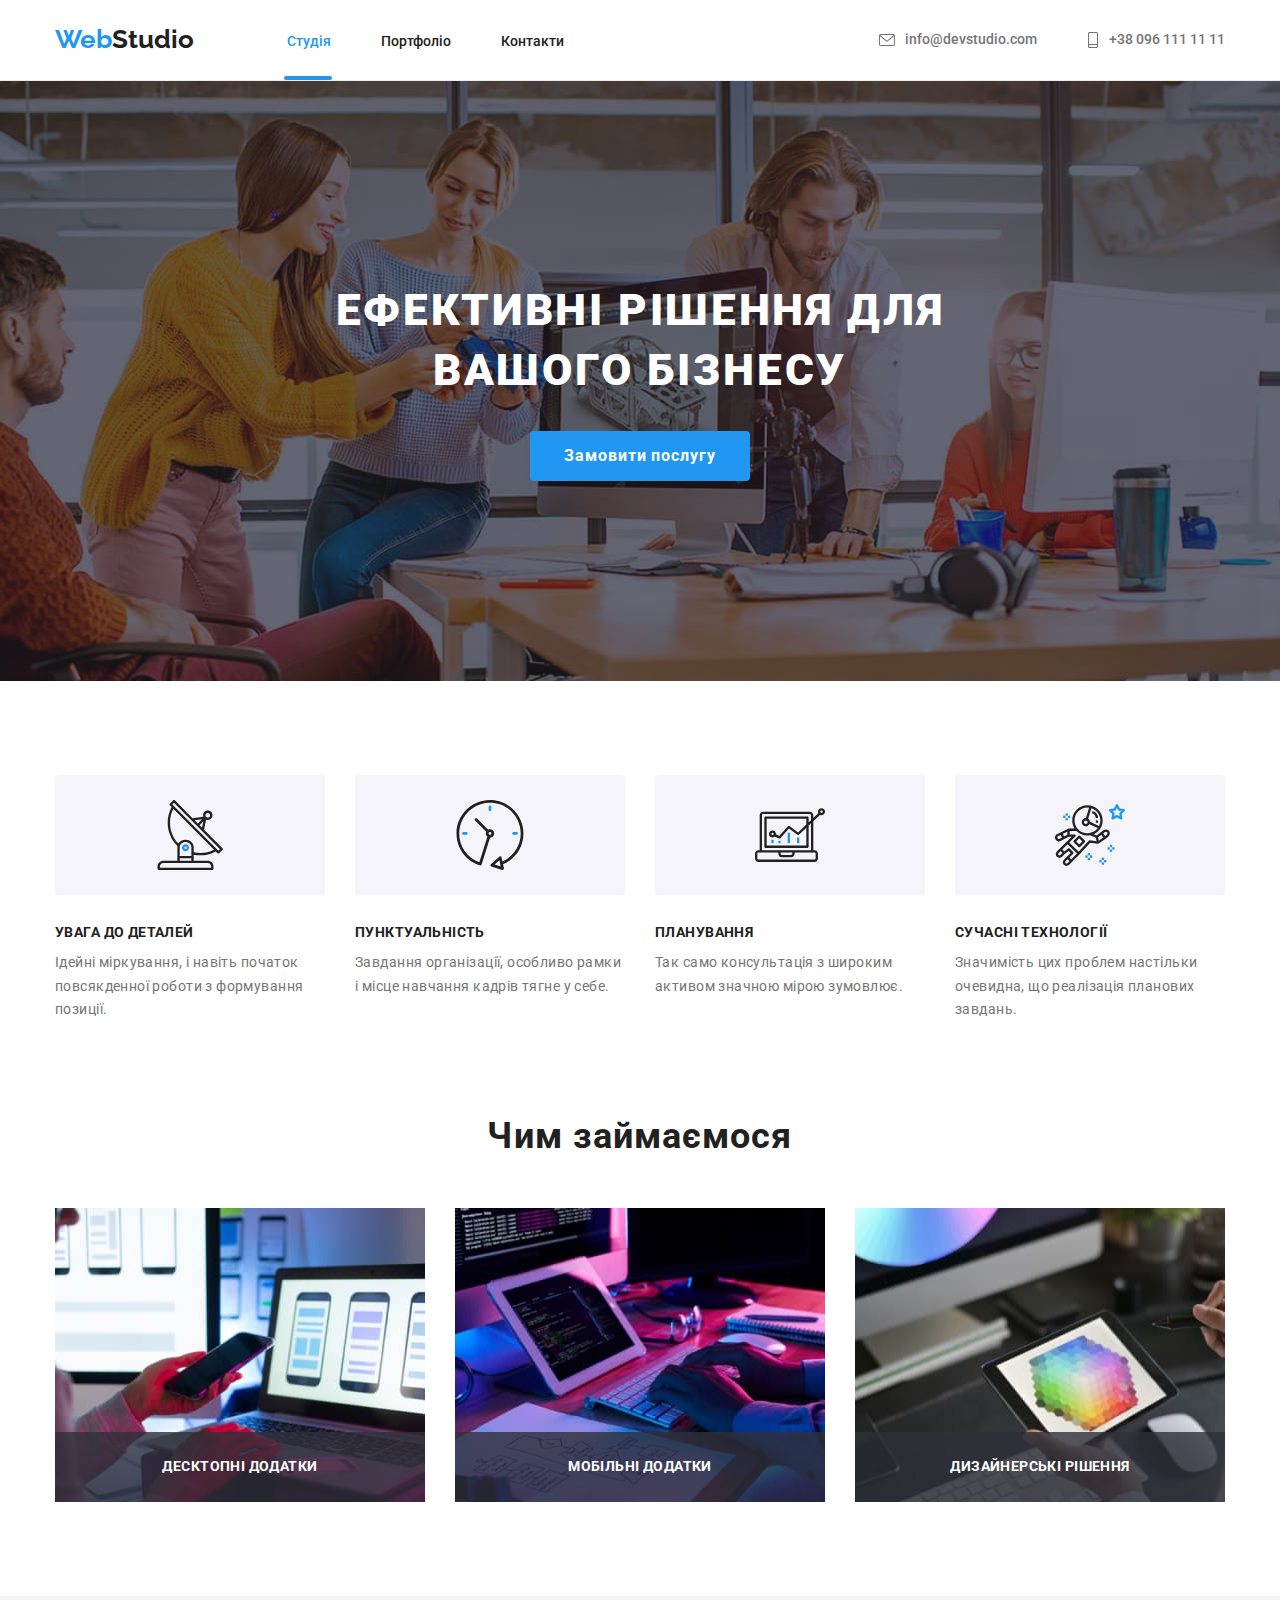
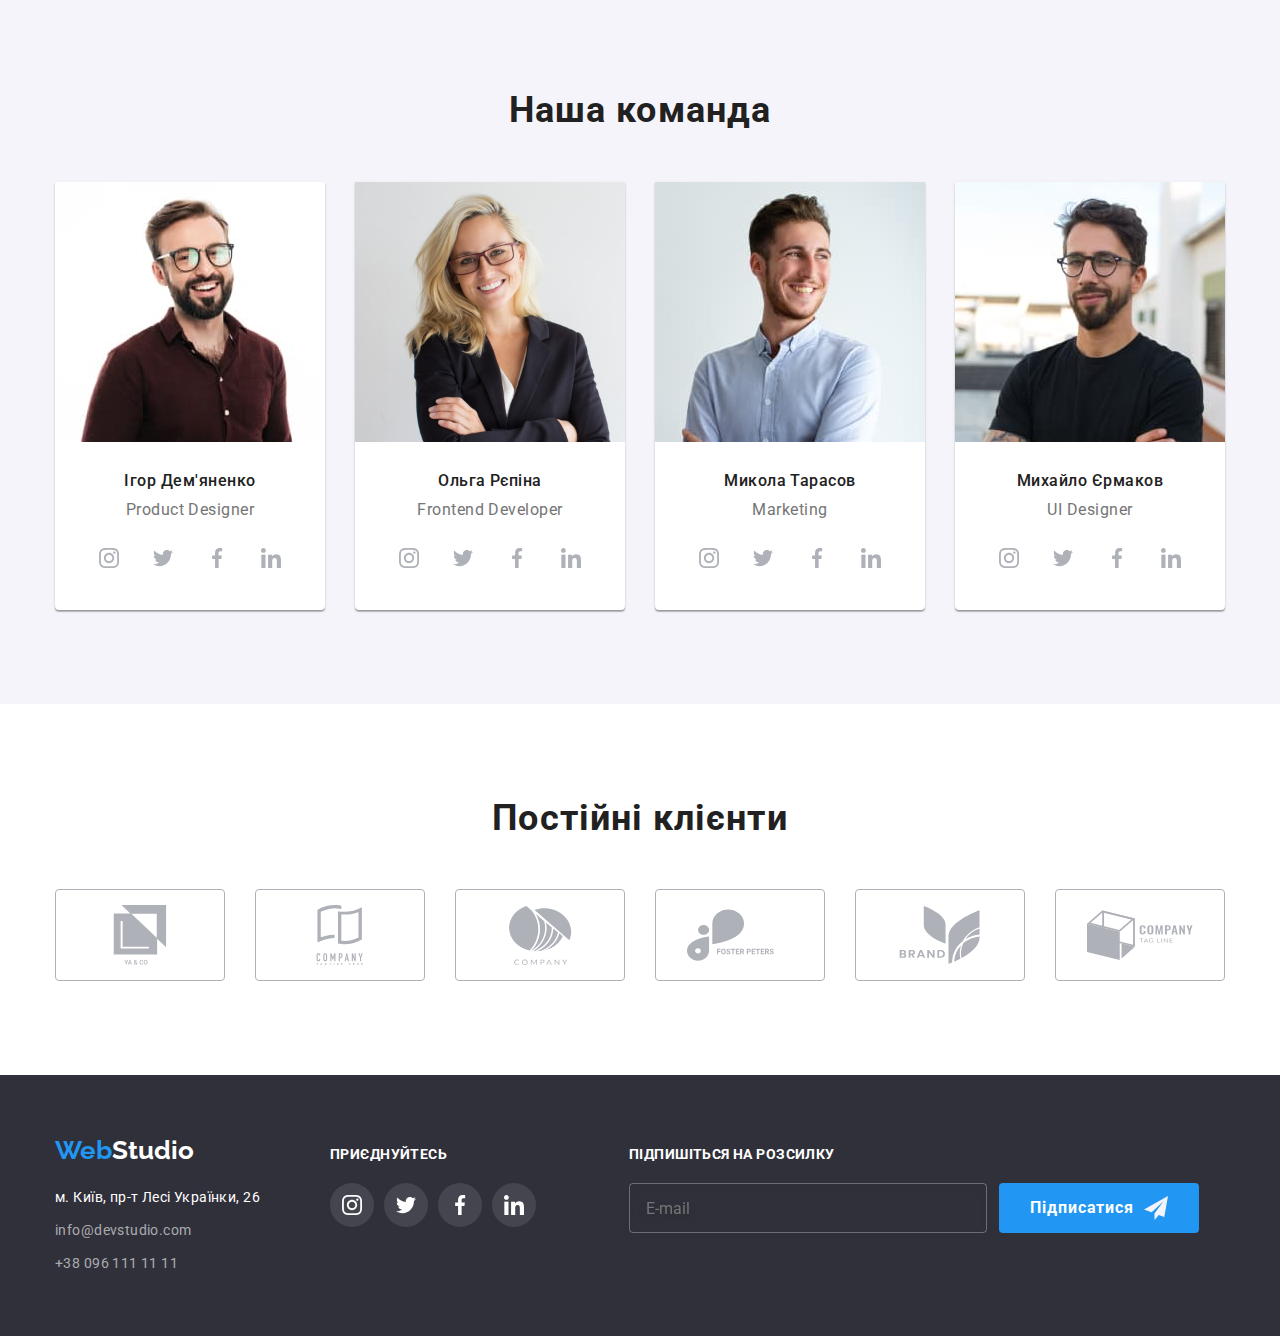
<file: index.html>
<!DOCTYPE html>
<html lang="uk">
  <head>
    <meta charset="UTF-8" />
    <meta http-equiv="X-UA-Compatible" content="IE=edge" />
    <meta name="viewport" content="width=device-width, initial-scale=1.0" />
    <link rel="preconnect" href="https://fonts.googleapis.com" />
    <link rel="preconnect" href="https://fonts.gstatic.com" crossorigin />
    <link
      href="https://fonts.googleapis.com/css2?family=Raleway:wght@700&family=Roboto:wght@400;500;700;900&display=swap"
      rel="stylesheet"
    />
    <link
      rel="stylesheet"
      href="https://cdnjs.cloudflare.com/ajax/libs/modern-normalize/1.1.0/modern-normalize.css"
      integrity="sha512-Y0MM+V6ymRKN2zStTqzQ227DWhhp4Mzdo6gnlRnuaNCbc+YN/ZH0sBCLTM4M0oSy9c9VKiCvd4Jk44aCLrNS5Q=="
      crossorigin="anonymous"
      referrerpolicy="no-referrer"
    />
    <link rel="stylesheet" href="./css/main.min.css" />
    <title>Студія</title>
  </head>

  <body>
    <!-- Шапка сторінки -->
    <header class="topbar">
      <div class="container topbar-flex">
        <nav class="topbar-navigation">
          <!-- Логотип -->
          <a href="./index.html" class="logo link-options"
            ><span class="logo__web">Web</span
            ><span class="logo__studio-dark">Studio</span></a
          >
          <!-- Навігація по сторінці -->
          <ul class="topbar-navigation__list">
            <li class="topbar-navigation__group">
              <a
                href="./index.html"
                class="link-options topbar-navigation__link hover-transition active-main"
                >Студія</a
              >
            </li>
            <li class="topbar-navigation__group">
              <a
                href="./portfolio.html"
                class="link-options topbar-navigation__link hover-transition"
                >Портфоліо</a
              >
            </li>
            <li class="topbar-navigation__group">
              <a
                href="#"
                class="link-options topbar-navigation__link hover-transition"
                >Контакти</a
              >
            </li>
          </ul>
        </nav>
        <ul class="topbar-contacts__list">
          <li class="topbar-contacts__group">
            <a
              href="mailto:info@devstudio.com"
              class="link-options topbar-contacts__link hover-transition"
            >
              <svg class="topbar-contacts__icon" width="16" height="12">
                <use href="./images/icomoon/symbol-defs.svg#icon-mail"></use>
              </svg>
              info@devstudio.com</a
            >
          </li>
          <li class="topbar-contacts__group">
            <a
              href="tel:+380961111111"
              class="link-options topbar-contacts__link hover-transition"
            >
              <svg class="topbar-contacts__icon" width="12" height="16">
                <use href="./images/icomoon/symbol-defs.svg#icon-tel"></use>
              </svg>
              +38 096 111 11 11</a
            >
          </li>
        </ul>
      </div>
    </header>
    <!-- Основний контент сторінки -->
    <main>
      <!-- Головний банер -->
      <section class="hero">
        <div class="container hero-container">
          <h1 class="hero-title">Ефективні рішення для вашого бізнесу</h1>
          <div class="hero-button">
            <button
              type="button"
              class="main-button hover-transition"
              data-modal-open
            >
              Замовити послугу
            </button>
            <!-- Приховане вікно з формою -->
            <div class="backdrop is-hidden" data-modal>
              <div class="modal-window">
                <button type="button" class="close-button" data-modal-close>
                  <svg class="modal-icon" width="18" height="18">
                    <use
                      href="./images/icomoon/symbol-defs.svg#icon-close-btn"
                    ></use>
                  </svg>
                </button>
                <p class="modal-title">
                  Залиште свої дані, ми вам передзвонимо
                </p>
                <form name="signup_form" autocomplete="on">
                  <div class="modal-group">
                    <div class="modal-list">
                      <label class="modal-label" for="user-name">Ім'я</label>
                      <div class="input-container">
                        <input
                          class="modal-input"
                          type="text"
                          name="user-name"
                          id="user-name"
                          required
                        />
                        <svg class="modal-input-icon" width="18" height="18">
                          <use
                            href="./images/icomoon/symbol-defs.svg#icon-person-black"
                          ></use>
                        </svg>
                      </div>
                    </div>
                    <div class="modal-list">
                      <label class="modal-label" for="phone-number"
                        >Телефон
                      </label>
                      <div class="input-container">
                        <input
                          class="modal-input"
                          type="tel"
                          name="phone-number"
                          id="phone-number"
                          required
                        />
                        <svg class="modal-input-icon" width="18" height="18">
                          <use
                            href="./images/icomoon/symbol-defs.svg#icon-phone-black"
                          ></use>
                        </svg>
                      </div>
                    </div>
                    <div class="modal-list">
                      <label class="modal-label" for="user-email">Пошта</label>
                      <div class="input-container">
                        <input
                          class="modal-input"
                          type="email"
                          name="user-email"
                          id="user-email"
                          required
                        />
                        <svg class="modal-input-icon" width="18" height="18">
                          <use
                            href="./images/icomoon/symbol-defs.svg#icon-email-black"
                          ></use>
                        </svg>
                      </div>
                    </div>
                    <div class="modal-list">
                      <label class="modal-label" for="user-comment"
                        >Коментар</label
                      >
                      <textarea
                        class="modal-comment"
                        name="user-comment"
                        placeholder="Введіть текст"
                        rows="8"
                      ></textarea>
                    </div>
                  </div>
                  <div class="modal-licence">
                    <label class="licence-checkbox">
                      <input
                        type="checkbox"
                        name="licence"
                        class="checkbox hover-transition"
                      />
                      <span class="custom-checkbox hover-transition">
                        <svg class="checkbox-input-icon" width="16" height="15">
                          <use
                            href="./images/icomoon/symbol-defs.svg#icon-icon-check"
                          ></use>
                        </svg>
                      </span>
                      <p class="licence-text">
                        Погоджуюся з розсилкою та приймаю
                        <a href="#" class="link-options licence"
                          >Умови договору</a
                        >
                      </p>
                    </label>
                  </div>
                  <div class="modal-container-btn">
                    <button
                      type="submit"
                      class="modal-submit-btn main-button hover-transition"
                    >
                      Відправити
                    </button>
                  </div>
                </form>
              </div>
            </div>
          </div>
        </div>
      </section>

      <!-- Текст під банером -->
      <section class="our-features">
        <div class="container">
          <h2 class="hidden">наші особливості</h2>
          <ul class="our-features-list">
            <li class="our-features-group">
              <div class="our-icons-group">
                <svg class="our-features-icon" width="70" height="70">
                  <use
                    href="./images/icomoon/symbol-defs.svg#icon-antenna"
                  ></use>
                </svg>
              </div>
              <h3 class="our-features-title">увага до деталей</h3>
              <p class="our-features-text">
                Ідейні міркування, і навіть початок повсякденної роботи з
                формування позиції.
              </p>
            </li>
            <li class="our-features-group">
              <div class="our-icons-group">
                <svg class="our-features-icon" width="70" height="70">
                  <use href="./images/icomoon/symbol-defs.svg#icon-clock"></use>
                </svg>
              </div>
              <h3 class="our-features-title">пунктуальність</h3>
              <p class="our-features-text">
                Завдання організації, особливо рамки і місце навчання кадрів
                тягне у себе.
              </p>
            </li>
            <li class="our-features-group">
              <div class="our-icons-group">
                <svg class="our-features-icon" width="70" height="70">
                  <use
                    href="./images/icomoon/symbol-defs.svg#icon-diagram"
                  ></use>
                </svg>
              </div>
              <h3 class="our-features-title">планування</h3>
              <p class="our-features-text">
                Так само консультація з широким активом значною мірою зумовлює.
              </p>
            </li>
            <li class="our-features-group">
              <div class="our-icons-group">
                <svg class="our-features-icon" width="70" height="70">
                  <use
                    href="./images/icomoon/symbol-defs.svg#icon-astronaut"
                  ></use>
                </svg>
              </div>
              <h3 class="our-features-title">сучасні технології</h3>
              <p class="our-features-text">
                Значимість цих проблем настільки очевидна, що реалізація
                планових завдань.
              </p>
            </li>
          </ul>
        </div>
      </section>

      <!--  Чим займаємося -->
      <section class="img-section section">
        <div class="container img-container">
          <h2 class="img-section-title">Чим займаємося</h2>
          <ul class="img-section__group">
            <li class="img-section__list">
              <div class="img-section__position">
                <img
                  src="images/img-1.jpeg"
                  alt="програміст працює за робочим столом"
                  width="370"
                  height="294"
                  class="img-section__picture"
                />
                <p class="img-section__label">Десктопні додатки</p>
              </div>
            </li>
            <li class="img-section__list">
              <div class="img-section__position">
                <img
                  src="images/img-2.jpeg"
                  alt="програміст створює дизайн для мобільних додатків"
                  width="370"
                  height="294"
                  class="img-section__picture"
                />
                <p class="img-section__label">Мобільні додатки</p>
              </div>
            </li>
            <li class="img-section__list">
              <div class="img-section__position">
                <img
                  src="images/img-3.jpeg"
                  alt="креативний веб дизайнер"
                  width="370"
                  height="294"
                  class="img-section__picture"
                />
                <p class="img-section__label">Дизайнерські рішення</p>
              </div>
            </li>
          </ul>
        </div>
      </section>

      <!-- Наша команда -->
      <section class="our-team section">
        <div class="container our-team-container">
          <h2 class="our-team-title">Наша команда</h2>
          <ul class="our-team-group">
            <li class="our-team-group__list">
              <img
                src="images/pic-0.jpeg"
                alt="Ігор Дем'яненко"
                width="270"
                height="260"
                class="our-team-group__img"
              />
              <div class="our-team__img-text">
                <h3 class="our-team__subtitle">Ігор Дем'яненко</h3>
                <p class="our-team__text">Product Designer</p>
                <ul class="soc-group">
                  <li class="soc-list">
                    <a
                      href="#"
                      class="social-link link-options hover-transition"
                    >
                      <svg class="social-link-icon" width="20" height="20">
                        <use
                          href="./images/icomoon/symbol-defs.svg#icon-instagram"
                        ></use>
                      </svg>
                    </a>
                  </li>
                  <li class="soc-list">
                    <a
                      href="#"
                      class="social-link link-options hover-transition"
                    >
                      <svg class="social-link-icon" width="20" height="20">
                        <use
                          href="./images/icomoon/symbol-defs.svg#icon-twitter"
                        ></use>
                      </svg>
                    </a>
                  </li>
                  <li class="soc-list">
                    <a
                      href="#"
                      class="social-link link-options hover-transition"
                    >
                      <svg class="social-link-icon" width="20" height="20">
                        <use
                          href="./images/icomoon/symbol-defs.svg#icon-facebook"
                        ></use>
                      </svg>
                    </a>
                  </li>
                  <li class="soc-list">
                    <a
                      href="#"
                      class="social-link link-options hover-transition"
                    >
                      <svg class="social-link-icon" width="20" height="20">
                        <use
                          href="./images/icomoon/symbol-defs.svg#icon-linkedin"
                        ></use>
                      </svg>
                    </a>
                  </li>
                </ul>
              </div>
            </li>
            <li class="our-team-group__list">
              <img
                src="images/pic-1.jpeg"
                alt="Ольга Рєпіна"
                width="270"
                height="260"
                class="our-team-group__img"
              />
              <div class="our-team__img-text">
                <h3 class="our-team__subtitle">Ольга Рєпіна</h3>
                <p class="our-team__text">Frontend Developer</p>
                <ul class="soc-group">
                  <li class="soc-list">
                    <a
                      href="#"
                      class="social-link link-options hover-transition"
                    >
                      <svg class="social-link-icon" width="20" height="20">
                        <use
                          href="./images/icomoon/symbol-defs.svg#icon-instagram"
                        ></use>
                      </svg>
                    </a>
                  </li>
                  <li class="soc-list">
                    <a
                      href="#"
                      class="social-link link-options hover-transition"
                    >
                      <svg class="social-link-icon" width="20" height="20">
                        <use
                          href="./images/icomoon/symbol-defs.svg#icon-twitter"
                        ></use>
                      </svg>
                    </a>
                  </li>
                  <li class="soc-list">
                    <a
                      href="#"
                      class="social-link link-options hover-transition"
                    >
                      <svg class="social-link-icon" width="20" height="20">
                        <use
                          href="./images/icomoon/symbol-defs.svg#icon-facebook"
                        ></use>
                      </svg>
                    </a>
                  </li>
                  <li class="soc-list">
                    <a
                      href="#"
                      class="social-link link-options hover-transition"
                    >
                      <svg class="social-link-icon" width="20" height="20">
                        <use
                          href="./images/icomoon/symbol-defs.svg#icon-linkedin"
                        ></use>
                      </svg>
                    </a>
                  </li>
                </ul>
              </div>
            </li>
            <li class="our-team-group__list">
              <img
                src="images/pic-2.jpeg"
                alt="Микола Тарасов"
                width="270"
                height="260"
                class="our-team-group__img"
              />
              <div class="our-team__img-text">
                <h3 class="our-team__subtitle">Микола Тарасов</h3>
                <p class="our-team__text">Marketing</p>
                <ul class="soc-group">
                  <li class="soc-list">
                    <a
                      href="#"
                      class="social-link link-options hover-transition"
                    >
                      <svg class="social-link-icon" width="20" height="20">
                        <use
                          href="./images/icomoon/symbol-defs.svg#icon-instagram"
                        ></use>
                      </svg>
                    </a>
                  </li>
                  <li class="soc-list">
                    <a
                      href="#"
                      class="social-link link-options hover-transition"
                    >
                      <svg class="social-link-icon" width="20" height="20">
                        <use
                          href="./images/icomoon/symbol-defs.svg#icon-twitter"
                        ></use>
                      </svg>
                    </a>
                  </li>
                  <li class="soc-list">
                    <a
                      href="#"
                      class="social-link link-options hover-transition"
                    >
                      <svg class="social-link-icon" width="20" height="20">
                        <use
                          href="./images/icomoon/symbol-defs.svg#icon-facebook"
                        ></use>
                      </svg>
                    </a>
                  </li>
                  <li class="soc-list">
                    <a
                      href="#"
                      class="social-link link-options hover-transition"
                    >
                      <svg class="social-link-icon" width="20" height="20">
                        <use
                          href="./images/icomoon/symbol-defs.svg#icon-linkedin"
                        ></use>
                      </svg>
                    </a>
                  </li>
                </ul>
              </div>
            </li>
            <li class="our-team-group__list">
              <img
                src="images/pic-3.jpeg"
                alt="Михайло Єрмаков"
                width="270"
                height="260"
                class="our-team-group__img"
              />
              <div class="our-team__img-text">
                <h3 class="our-team__subtitle">Михайло Єрмаков</h3>
                <p class="our-team__text">UI Designer</p>
                <ul class="soc-group">
                  <li class="soc-list">
                    <a
                      href="#"
                      class="social-link link-options hover-transition"
                    >
                      <svg class="social-link-icon" width="20" height="20">
                        <use
                          href="./images/icomoon/symbol-defs.svg#icon-instagram"
                        ></use>
                      </svg>
                    </a>
                  </li>
                  <li class="soc-list">
                    <a
                      href="#"
                      class="social-link link-options hover-transition"
                    >
                      <svg class="social-link-icon" width="20" height="20">
                        <use
                          href="./images/icomoon/symbol-defs.svg#icon-twitter"
                        ></use>
                      </svg>
                    </a>
                  </li>
                  <li class="soc-list">
                    <a
                      href="#"
                      class="social-link link-options hover-transition"
                    >
                      <svg class="social-link-icon" width="20" height="20">
                        <use
                          href="./images/icomoon/symbol-defs.svg#icon-facebook"
                        ></use>
                      </svg>
                    </a>
                  </li>
                  <li class="soc-list">
                    <a
                      href="#"
                      class="social-link link-options hover-transition"
                    >
                      <svg class="social-link-icon" width="20" height="20">
                        <use
                          href="./images/icomoon/symbol-defs.svg#icon-linkedin"
                        ></use>
                      </svg>
                    </a>
                  </li>
                </ul>
              </div>
            </li>
          </ul>
        </div>
      </section>
    </main>

    <!-- Постійні клієнти -->
    <section class="partners section">
      <div class="container">
        <h2 class="partners-title">Постійні клієнти</h2>
        <ul class="partners__list">
          <li class="partners__item">
            <a
              href="#"
              class="link-options partners__link hover-transition"
            >
              <svg class="partners__icon" width="106" height="60">
                <use
                  href="./images/icomoon/symbol-defs.svg#icon-client-logo-1"
                ></use>
              </svg>
            </a>
          </li>
          <li class="partners__item">
            <a
              href="#"
              class="link-options partners__link hover-transition"
            >
              <svg class="partners__icon" width="106" height="60">
                <use
                  href="./images/icomoon/symbol-defs.svg#icon-client-logo-2"
                ></use>
              </svg>
            </a>
          </li>
          <li class="partners__item">
            <a
              href="#"
              class="link-options partners__link hover-transition"
            >
              <svg class="partners__icon" width="106" height="60">
                <use
                  href="./images/icomoon/symbol-defs.svg#icon-client-logo-3"
                ></use>
              </svg>
            </a>
          </li>
          <li class="partners__item">
            <a
              href="#"
              class="link-options partners__link hover-transition"
            >
              <svg class="partners__icon" width="106" height="60">
                <use
                  href="./images/icomoon/symbol-defs.svg#icon-client-logo-4"
                ></use>
              </svg>
            </a>
          </li>
          <li class="partners__item">
            <a
              href="#"
              class="link-options partners__link hover-transition"
            >
              <svg class="partners__icon" width="106" height="60">
                <use
                  href="./images/icomoon/symbol-defs.svg#icon-client-logo-5"
                ></use>
              </svg>
            </a>
          </li>
          <li class="partners__item">
            <a
              href="#"
              class="link-options partners__link hover-transition"
            >
              <svg class="partners__icon" width="106" height="60">
                <use
                  href="./images/icomoon/symbol-defs.svg#icon-client-logo-6"
                ></use>
              </svg>
            </a>
          </li>
        </ul>
      </div>
    </section>

    <!-- Підвал сторінки -->
    <footer class="basement">
      <div class="container basement-container">
        <div class="basement-con">
          <a href="./index.html" class="logo link-options logo-basement"
            ><span class="logo__web">Web</span
            ><span class="logo__studio-white">Studio</span></a
          >
          <address class="basement-contacts">
            <ul class="basement-contacts__list">
              <li class="basement-contacts__item">
                <a
                  href="https://goo.gl/maps/L8f5SfHQkq7jRVht7"
                  class="basement-contacts__link link-options basement-contacts-address hover-transition"
                  >м. Київ, пр-т Лесі Українки, 26
                </a>
              </li>
              <li class="basement-contacts__item">
                <a
                  href="mailto:info@devstudio.com"
                  class="basement-contacts__link link-options basement-contacts-mail hover-transition"
                  >info@devstudio.com
                </a>
              </li>
              <li class="basement-contacts__item">
                <a
                  href="tel:+380961111111"
                  class="basement-contacts__link link-options basement-contacts-tel hover-transition"
                  >+38 096 111 11 11
                </a>
              </li>
            </ul>
          </address>
        </div>
        <div class="basement-social">
          <p class="basement__subtitle">приєднуйтесь</p>
          <ul class="basement-social__list">
            <li class="basement-social__item">
              <a
                href="#"
                class="link-options basement-social__link hover-transition"
              >
                <svg class="basement-social__icon" width="20" height="20">
                  <use
                    href="./images/icomoon/symbol-defs.svg#icon-instagram"
                  ></use>
                </svg>
              </a>
            </li>
            <li class="basement-social__item">
              <a
                href="#"
                class="link-options basement-social__link hover-transition"
              >
                <svg class="basement-social__icon" width="20" height="20">
                  <use
                    href="./images/icomoon/symbol-defs.svg#icon-twitter"
                  ></use>
                </svg>
              </a>
            </li>
            <li class="basement-social__item">
              <a
                href="#"
                class="basement-social__link link-options hover-transition"
              >
                <svg class="basement-social__icon" width="20" height="20">
                  <use
                    href="./images/icomoon/symbol-defs.svg#icon-facebook"
                  ></use>
                </svg>
              </a>
            </li>
            <li class="basement-social__item">
              <a
                href="#"
                class="basement-social__link link-options hover-transition"
              >
                <svg class="basement-social__icon" width="20" height="20">
                  <use
                    href="./images/icomoon/symbol-defs.svg#icon-linkedin"
                  ></use>
                </svg>
              </a>
            </li>
          </ul>
        </div>
        <form class="basement-submit" name="signup_form" autocomplete="on">
          <p class="basement__subtitle">підпишіться на розсилку</p>
          <div class="basement-submit__container">
            <label class="basement-submit__label">
              <input
                class="basement-submit__input"
                type="email"
                name="email"
                placeholder="E-mail"
                id="user_email"
              />
            </label>
            <button
              type="submit"
              class="basement-submit__button main-button hover-transition"
            >
              Підписатися<svg
                class="basement-submit__icon"
                width="24"
                height="24"
              >
                <use
                  href="./images/icomoon/symbol-defs.svg#icon-icon-send"
                ></use>
              </svg>
            </button>
          </div>
        </form>
      </div>
    </footer>

    <script src="./js/modal.js"></script>
  </body>
</html>
</file>
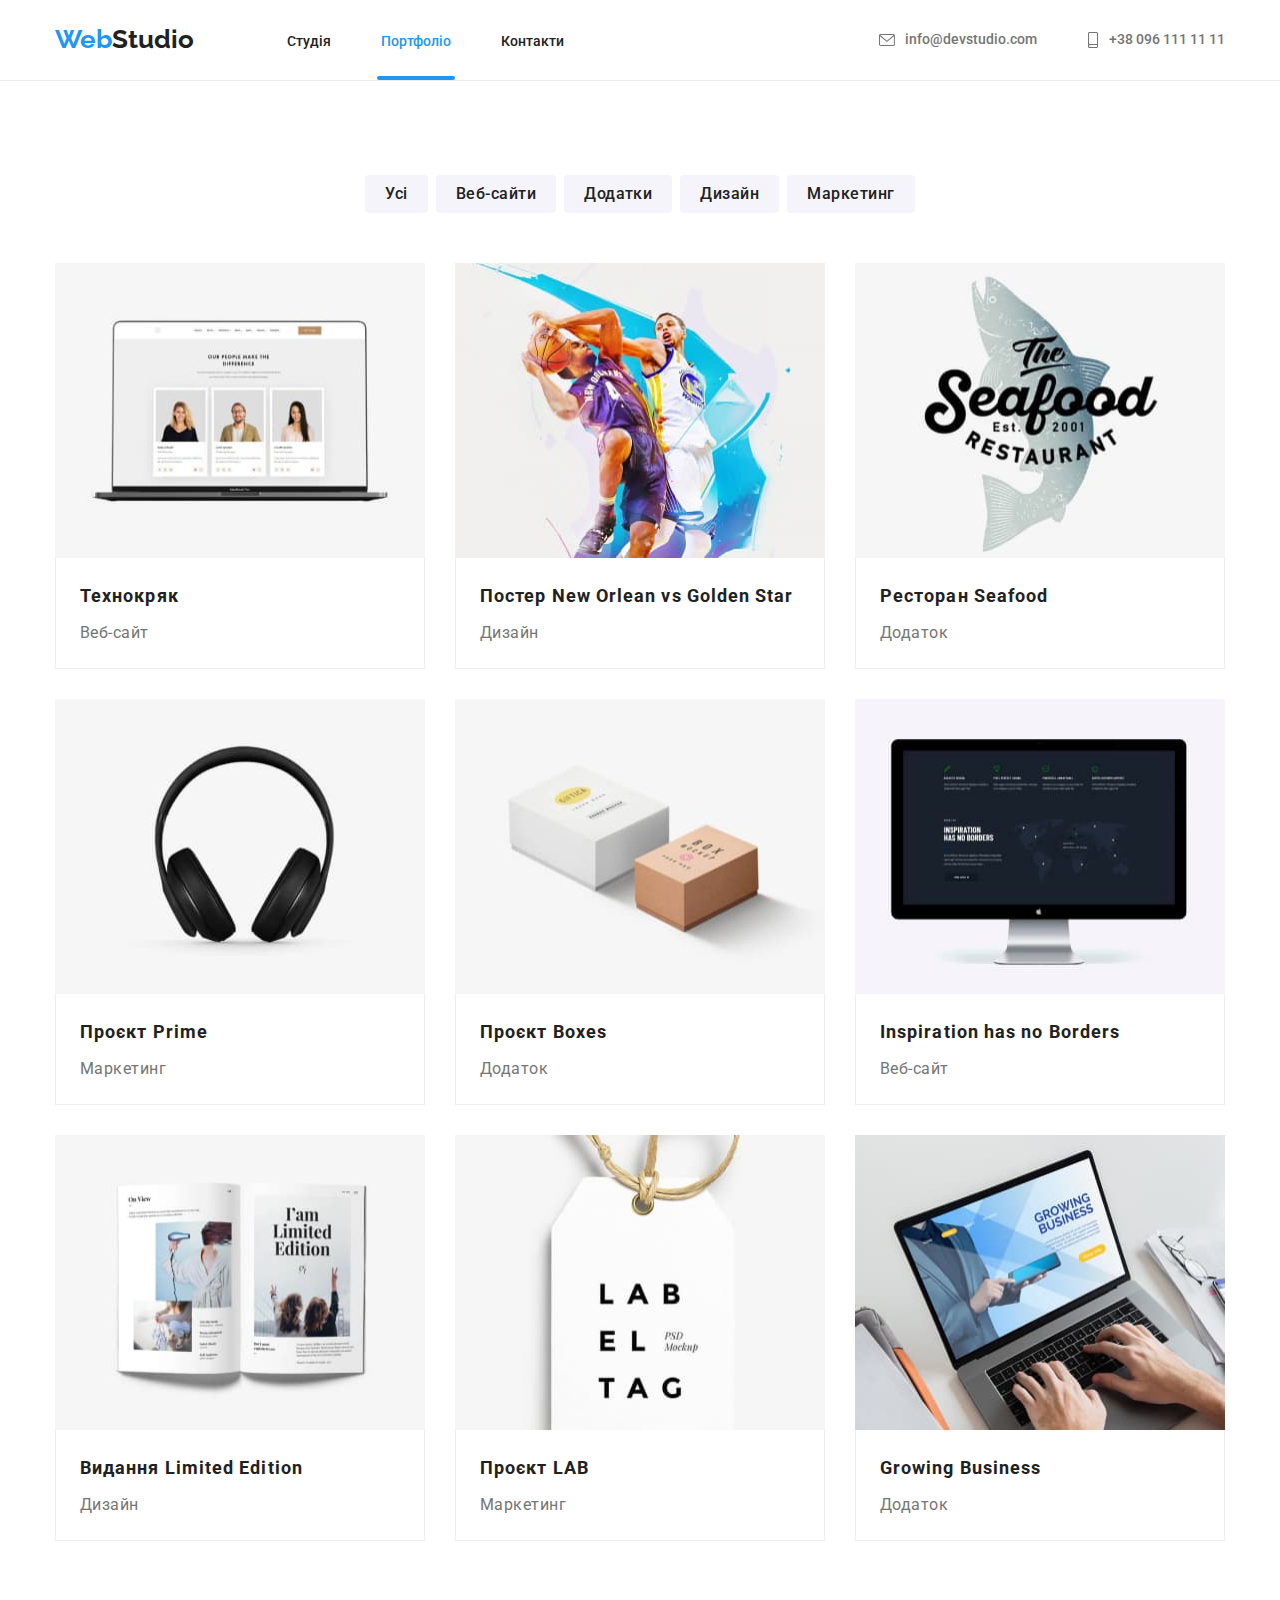
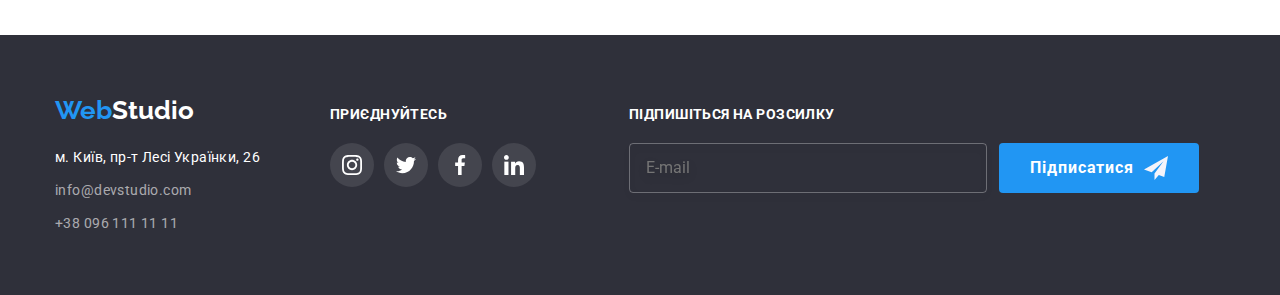
<file: portfolio.html>
<!DOCTYPE html>
<html lang="uk">
  <head>
    <meta charset="UTF-8" />
    <meta http-equiv="X-UA-Compatible" content="IE=edge" />
    <meta name="viewport" content="width=device-width, initial-scale=1.0" />
    <link rel="preconnect" href="https://fonts.googleapis.com" />
    <link rel="preconnect" href="https://fonts.gstatic.com" crossorigin />
    <link
      href="https://fonts.googleapis.com/css2?family=Raleway:wght@700&family=Roboto:wght@400;500;700;900&display=swap"
      rel="stylesheet"
    />
    <link
      rel="stylesheet"
      href="https://cdnjs.cloudflare.com/ajax/libs/modern-normalize/1.1.0/modern-normalize.css"
      integrity="sha512-Y0MM+V6ymRKN2zStTqzQ227DWhhp4Mzdo6gnlRnuaNCbc+YN/ZH0sBCLTM4M0oSy9c9VKiCvd4Jk44aCLrNS5Q=="
      crossorigin="anonymous"
      referrerpolicy="no-referrer"
    />
    <link rel="stylesheet" href="./css/main.min.css" />
    <title>Портфоліо</title>
  </head>

  <body>
    <!-- Шапка сторінки -->
    <header class="topbar">
      <div class="container topbar-flex">
        <nav class="topbar-navigation">
          <!-- Логотип -->
          <a href="./index.html" class="logo link-options"
            ><span class="logo__web">Web</span
            ><span class="logo__studio-dark">Studio</span></a
          >
          <!-- Навігація по сторінці -->
          <ul class="topbar-navigation__list">
            <li class="topbar-navigation__group">
              <a
                href="./index.html"
                class="link-options topbar-navigation__link hover-transition"
                >Студія</a
              >
            </li>
            <li class="topbar-navigation__group">
              <a
                href="./portfolio.html"
                class="link-options topbar-navigation__link hover-transition active-porfolio"
                >Портфоліо</a
              >
            </li>
            <li class="topbar-navigation__group">
              <a
                href="#"
                class="link-options topbar-navigation__link hover-transition"
                >Контакти</a
              >
            </li>
          </ul>
        </nav>
        <ul class="topbar-contacts__list">
          <li class="topbar-contacts__group">
            <a
              href="mailto:info@devstudio.com"
              class="link-options topbar-contacts__link hover-transition"
            >
              <svg class="topbar-contacts__icon" width="16" height="12">
                <use href="./images/icomoon/symbol-defs.svg#icon-mail"></use>
              </svg>
              info@devstudio.com</a
            >
          </li>
          <li class="topbar-contacts__group">
            <a
              href="tel:+380961111111"
              class="link-options topbar-contacts__link hover-transition"
            >
              <svg class="topbar-contacts__icon" width="12" height="16">
                <use href="./images/icomoon/symbol-defs.svg#icon-tel"></use>
              </svg>
              +38 096 111 11 11</a
            >
          </li>
        </ul>
      </div>
    </header>
    <!-- Основний контент сторінки -->
    <main>
      <section class="section">
        <div class="container">
          <h1 class="hidden">Портфоліо</h1>
          <ul class="flex-list portfolio-btn__list">
            <li class="portfolio-btn__item">
              <button
                type="button"
                class="portfolio-btn__button hover-transition"
              >
                Усі
              </button>
            </li>
            <li class="portfolio-btn__item">
              <button
                type="button"
                class="portfolio-btn__button hover-transition"
              >
                Веб-сайти
              </button>
            </li>
            <li class="portfolio-btn__item">
              <button
                type="button"
                class="portfolio-btn__button hover-transition"
              >
                Додатки
              </button>
            </li>
            <li class="portfolio-btn__item">
              <button
                type="button"
                class="portfolio-btn__button hover-transition"
              >
                Дизайн
              </button>
            </li>
            <li class="portfolio-btn__item">
              <button
                type="button"
                class="portfolio-btn__button hover-transition"
              >
                Маркетинг
              </button>
            </li>
          </ul>
          <ul class="projects">
            <li class="projects__item">
              <a href="#" class="link-options projects__link hover-transition">
                <div class="projects__image-container hover-transition">
                  <img
                    src="./image-porfolio/img-1.jpeg"
                    alt="image-porfolio"
                    width="370"
                    height="295"
                    class="projects__image"
                  />
                  <div class="projects__image-overlay hover-transition">
                    <p>
                      Ресурс пропонує комплексні пропозиції з різним рівнем
                      функціоналу та сервісів. Все це дозволить відвідувачу
                      отримати вичерпні відомості про компанію чи приватну
                      особу.
                    </p>
                  </div>
                </div>
                <div class="projects__image-header">
                  <h2 class="projects__image-title">Технокряк</h2>
                  <p class="projects__image-subtitle">Веб-сайт</p>
                </div>
              </a>
            </li>
            <li class="projects__item">
              <a href="#" class="link-options projects__link hover-transition">
                <div class="projects__image-container hover-transition">
                  <img
                    src="./image-porfolio/img-2.jpeg"
                    alt="image-porfolio"
                    width="370"
                    height="295"
                    class="projects__image"
                  />
                  <div class="projects__image-overlay hover-transition">
                    <p>
                      Ресурс пропонує комплексні пропозиції з різним рівнем
                      функціоналу та сервісів. Все це дозволить відвідувачу
                      отримати вичерпні відомості про компанію чи приватну
                      особу.
                    </p>
                  </div>
                </div>
                <div class="projects__image-header">
                  <h2 class="projects__image-title">
                    Постер New Orlean vs Golden Star
                  </h2>
                  <p class="projects__image-subtitle">Дизайн</p>
                </div>
              </a>
            </li>
            <li class="projects__item">
              <a href="#" class="link-options projects__link hover-transition">
                <div class="projects__image-container hover-transition">
                  <img
                    src="./image-porfolio/img-3.jpeg"
                    alt="image-porfolio"
                    width="370"
                    height="295"
                    class="projects__image"
                  />
                  <div class="projects__image-overlay hover-transition">
                    <p>
                      Ресурс пропонує комплексні пропозиції з різним рівнем
                      функціоналу та сервісів. Все це дозволить відвідувачу
                      отримати вичерпні відомості про компанію чи приватну
                      особу.
                    </p>
                  </div>
                </div>
                <div class="projects__image-header">
                  <h2 class="projects__image-title">Ресторан Seafood</h2>
                  <p class="projects__image-subtitle">Додаток</p>
                </div>
              </a>
            </li>
            <li class="projects__item">
              <a href="#" class="link-options projects__link hover-transition">
                <div class="projects__image-container hover-transition">
                  <img
                    src="./image-porfolio/img-4.jpeg"
                    alt="image-porfolio"
                    width="370"
                    height="295"
                    class="projects__image"
                  />
                  <div class="projects__image-overlay hover-transition">
                    <p>
                      Ресурс пропонує комплексні пропозиції з різним рівнем
                      функціоналу та сервісів. Все це дозволить відвідувачу
                      отримати вичерпні відомості про компанію чи приватну
                      особу.
                    </p>
                  </div>
                </div>
                <div class="projects__image-header">
                  <h2 class="projects__image-title">Проєкт Prime</h2>
                  <p class="projects__image-subtitle">Маркетинг</p>
                </div>
              </a>
            </li>
            <li class="projects__item">
              <a href="#" class="link-options projects__link hover-transition">
                <div class="projects__image-container hover-transition">
                  <img
                    src="./image-porfolio/img-5.jpeg"
                    alt="image-porfolio"
                    width="370"
                    height="295"
                    class="projects__image"
                  />
                  <div class="projects__image-overlay hover-transition">
                    <p>
                      Ресурс пропонує комплексні пропозиції з різним рівнем
                      функціоналу та сервісів. Все це дозволить відвідувачу
                      отримати вичерпні відомості про компанію чи приватну
                      особу.
                    </p>
                  </div>
                </div>
                <div class="projects__image-header">
                  <h2 class="projects__image-title">Проєкт Boxes</h2>
                  <p class="projects__image-subtitle">Додаток</p>
                </div>
              </a>
            </li>
            <li class="projects__item">
              <a href="#" class="link-options projects__link hover-transition">
                <div class="projects__image-container hover-transition">
                  <img
                    src="./image-porfolio/img-6.jpeg"
                    alt="image-porfolio"
                    width="370"
                    height="295"
                    class="projects__image"
                  />
                  <div class="projects__image-overlay hover-transition">
                    <p>
                      Ресурс пропонує комплексні пропозиції з різним рівнем
                      функціоналу та сервісів. Все це дозволить відвідувачу
                      отримати вичерпні відомості про компанію чи приватну
                      особу.
                    </p>
                  </div>
                </div>
                <div class="projects__image-header">
                  <h2 class="projects__image-title">
                    Inspiration has no Borders
                  </h2>
                  <p class="projects__image-subtitle">Веб-сайт</p>
                </div>
              </a>
            </li>
            <li class="projects__item">
              <a href="#" class="link-options projects__link hover-transition">
                <div class="projects__image-container hover-transition">
                  <img
                    src="./image-porfolio/img-7.jpeg"
                    alt="image-porfolio"
                    width="370"
                    height="295"
                    class="projects__image"
                  />
                  <div class="projects__image-overlay hover-transition">
                    <p>
                      Ресурс пропонує комплексні пропозиції з різним рівнем
                      функціоналу та сервісів. Все це дозволить відвідувачу
                      отримати вичерпні відомості про компанію чи приватну
                      особу.
                    </p>
                  </div>
                </div>
                <div class="projects__image-header">
                  <h2 class="projects__image-title">Видання Limited Edition</h2>
                  <p class="projects__image-subtitle">Дизайн</p>
                </div>
              </a>
            </li>
            <li class="projects__item">
              <a href="#" class="link-options projects__link hover-transition">
                <div class="projects__image-container hover-transition">
                  <img
                    src="./image-porfolio/img-8.jpeg"
                    alt="image-porfolio"
                    width="370"
                    height="295"
                    class="projects__image"
                  />
                  <div class="projects__image-overlay hover-transition">
                    <p>
                      Ресурс пропонує комплексні пропозиції з різним рівнем
                      функціоналу та сервісів. Все це дозволить відвідувачу
                      отримати вичерпні відомості про компанію чи приватну
                      особу.
                    </p>
                  </div>
                </div>
                <div class="projects__image-header">
                  <h2 class="projects__image-title">Проєкт LAB</h2>
                  <p class="projects__image-subtitle">Маркетинг</p>
                </div>
              </a>
            </li>
            <li class="projects__item">
              <a href="#" class="link-options projects__link hover-transition">
                <div class="projects__image-container hover-transition">
                  <img
                    src="./image-porfolio/img-9.jpeg"
                    alt="image-porfolio"
                    width="370"
                    height="295"
                    class="projects__image"
                  />
                  <div class="projects__image-overlay hover-transition">
                    <p>
                      Ресурс пропонує комплексні пропозиції з різним рівнем
                      функціоналу та сервісів. Все це дозволить відвідувачу
                      отримати вичерпні відомості про компанію чи приватну
                      особу.
                    </p>
                  </div>
                </div>
                <div class="projects__image-header">
                  <h2 class="projects__image-title">Growing Business</h2>
                  <p class="projects__image-subtitle">Додаток</p>
                </div>
              </a>
            </li>
          </ul>
        </div>
      </section>
    </main>

    <!-- Підвал сторінки -->
    <footer class="basement">
      <div class="container basement-container">
        <div class="basement-con">
          <a href="./index.html" class="logo link-options logo-basement"
            ><span class="logo__web">Web</span
            ><span class="logo__studio-white">Studio</span></a
          >
          <address class="basement-contacts">
            <ul class="basement-contacts__list">
              <li class="basement-contacts__item">
                <a
                  href="https://goo.gl/maps/L8f5SfHQkq7jRVht7"
                  class="basement-contacts__link link-options basement-contacts-address hover-transition"
                  >м. Київ, пр-т Лесі Українки, 26
                </a>
              </li>
              <li class="basement-contacts__item">
                <a
                  href="mailto:info@devstudio.com"
                  class="basement-contacts__link link-options basement-contacts-mail hover-transition"
                  >info@devstudio.com
                </a>
              </li>
              <li class="basement-contacts__item">
                <a
                  href="tel:+380961111111"
                  class="basement-contacts__link link-options basement-contacts-tel hover-transition"
                  >+38 096 111 11 11
                </a>
              </li>
            </ul>
          </address>
        </div>
        <div class="basement-social">
          <p class="basement__subtitle">приєднуйтесь</p>
          <ul class="basement-social__list">
            <li class="basement-social__item">
              <a
                href="#"
                class="link-options basement-social__link hover-transition"
              >
                <svg class="basement-social__icon" width="20" height="20">
                  <use
                    href="./images/icomoon/symbol-defs.svg#icon-instagram"
                  ></use>
                </svg>
              </a>
            </li>
            <li class="basement-social__item">
              <a
                href="#"
                class="link-options basement-social__link hover-transition"
              >
                <svg class="basement-social__icon" width="20" height="20">
                  <use
                    href="./images/icomoon/symbol-defs.svg#icon-twitter"
                  ></use>
                </svg>
              </a>
            </li>
            <li class="basement-social__item">
              <a
                href="#"
                class="basement-social__link link-options hover-transition"
              >
                <svg class="basement-social__icon" width="20" height="20">
                  <use
                    href="./images/icomoon/symbol-defs.svg#icon-facebook"
                  ></use>
                </svg>
              </a>
            </li>
            <li class="basement-social__item">
              <a
                href="#"
                class="basement-social__link link-options hover-transition"
              >
                <svg class="basement-social__icon" width="20" height="20">
                  <use
                    href="./images/icomoon/symbol-defs.svg#icon-linkedin"
                  ></use>
                </svg>
              </a>
            </li>
          </ul>
        </div>
        <form class="basement-submit" name="signup_form" autocomplete="on">
          <p class="basement__subtitle">підпишіться на розсилку</p>
          <div class="basement-submit__container">
            <label class="basement-submit__label">
              <input
                class="basement-submit__input"
                type="email"
                name="email"
                placeholder="E-mail"
                id="user_email"
              />
            </label>
            <button
              type="submit"
              class="basement-submit__button main-button hover-transition"
            >
              Підписатися<svg
                class="basement-submit__icon"
                width="24"
                height="24"
              >
                <use
                  href="./images/icomoon/symbol-defs.svg#icon-icon-send"
                ></use>
              </svg>
            </button>
          </div>
        </form>
      </div>
    </footer>
  </body>
</html>
</file>
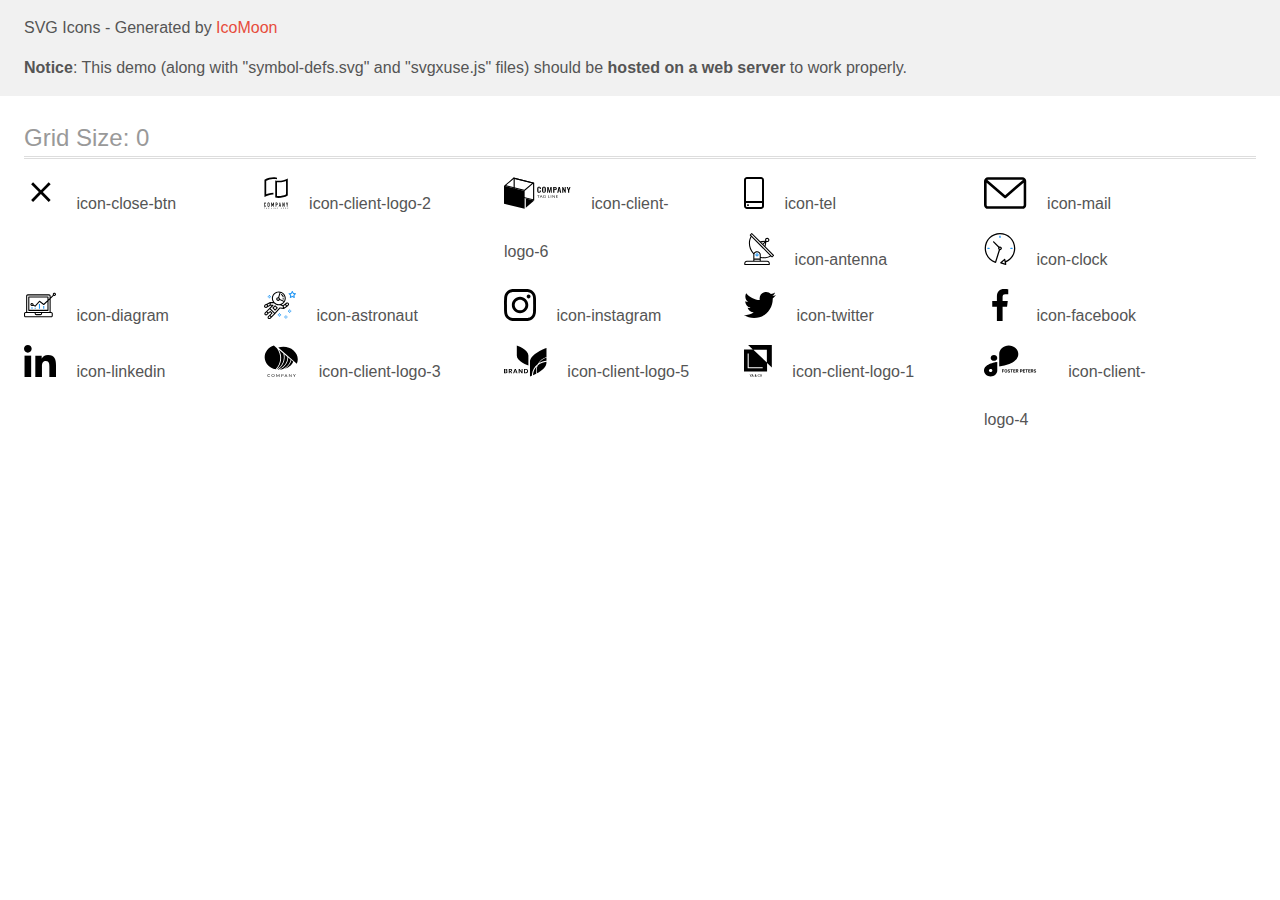
<file: images/icomoon/demo-external-svg.html>
<!doctype html>
<html>
<head>
    <title>IcoMoon - SVG Icons</title>
    <meta charset="utf-8">
    <meta name="viewport" content="width=device-width, initial-scale=1">
    <link rel="stylesheet" href="demo-files/demo.css">
    <link rel="stylesheet" href="style.css">
</head>
<body>
<header class="bgc1 clearfix">
<div class="mhl">
    <p>SVG Icons - Generated by <a href="https://icomoon.io/app">IcoMoon</a></p><p><strong>Notice</strong>: This demo (along with "symbol-defs.svg" and "svgxuse.js" files) should be <b>hosted on a web server</b> to work properly.</p>
</div>
</header>
    <div class="clearfix mhl ptl">
        <h1 class="mvm mtn fgc1">Grid Size: 0</h1>
        <div class="glyph fs1">
            <div class="clearfix pbs">
                <svg class="icon icon-close-btn"><use xlink:href="symbol-defs.svg#icon-close-btn"></use></svg><span class="name"> icon-close-btn</span>
            </div>
        </div>
        <div class="glyph fs1">
            <div class="clearfix pbs">
                <svg class="icon icon-client-logo-2"><use xlink:href="symbol-defs.svg#icon-client-logo-2"></use></svg><span class="name"> icon-client-logo-2</span>
            </div>
        </div>
        <div class="glyph fs1">
            <div class="clearfix pbs">
                <svg class="icon icon-client-logo-6"><use xlink:href="symbol-defs.svg#icon-client-logo-6"></use></svg><span class="name"> icon-client-logo-6</span>
            </div>
        </div>
        <div class="glyph fs1">
            <div class="clearfix pbs">
                <svg class="icon icon-tel"><use xlink:href="symbol-defs.svg#icon-tel"></use></svg><span class="name"> icon-tel</span>
            </div>
        </div>
        <div class="glyph fs1">
            <div class="clearfix pbs">
                <svg class="icon icon-mail"><use xlink:href="symbol-defs.svg#icon-mail"></use></svg><span class="name"> icon-mail</span>
            </div>
        </div>
        <div class="glyph fs1">
            <div class="clearfix pbs">
                <svg class="icon icon-antenna"><use xlink:href="symbol-defs.svg#icon-antenna"></use></svg><span class="name"> icon-antenna</span>
            </div>
        </div>
        <div class="glyph fs1">
            <div class="clearfix pbs">
                <svg class="icon icon-clock"><use xlink:href="symbol-defs.svg#icon-clock"></use></svg><span class="name"> icon-clock</span>
            </div>
        </div>
        <div class="glyph fs1">
            <div class="clearfix pbs">
                <svg class="icon icon-diagram"><use xlink:href="symbol-defs.svg#icon-diagram"></use></svg><span class="name"> icon-diagram</span>
            </div>
        </div>
        <div class="glyph fs1">
            <div class="clearfix pbs">
                <svg class="icon icon-astronaut"><use xlink:href="symbol-defs.svg#icon-astronaut"></use></svg><span class="name"> icon-astronaut</span>
            </div>
        </div>
        <div class="glyph fs1">
            <div class="clearfix pbs">
                <svg class="icon icon-instagram"><use xlink:href="symbol-defs.svg#icon-instagram"></use></svg><span class="name"> icon-instagram</span>
            </div>
        </div>
        <div class="glyph fs1">
            <div class="clearfix pbs">
                <svg class="icon icon-twitter"><use xlink:href="symbol-defs.svg#icon-twitter"></use></svg><span class="name"> icon-twitter</span>
            </div>
        </div>
        <div class="glyph fs1">
            <div class="clearfix pbs">
                <svg class="icon icon-facebook"><use xlink:href="symbol-defs.svg#icon-facebook"></use></svg><span class="name"> icon-facebook</span>
            </div>
        </div>
        <div class="glyph fs1">
            <div class="clearfix pbs">
                <svg class="icon icon-linkedin"><use xlink:href="symbol-defs.svg#icon-linkedin"></use></svg><span class="name"> icon-linkedin</span>
            </div>
        </div>
        <div class="glyph fs1">
            <div class="clearfix pbs">
                <svg class="icon icon-client-logo-3"><use xlink:href="symbol-defs.svg#icon-client-logo-3"></use></svg><span class="name"> icon-client-logo-3</span>
            </div>
        </div>
        <div class="glyph fs1">
            <div class="clearfix pbs">
                <svg class="icon icon-client-logo-5"><use xlink:href="symbol-defs.svg#icon-client-logo-5"></use></svg><span class="name"> icon-client-logo-5</span>
            </div>
        </div>
        <div class="glyph fs1">
            <div class="clearfix pbs">
                <svg class="icon icon-client-logo-1"><use xlink:href="symbol-defs.svg#icon-client-logo-1"></use></svg><span class="name"> icon-client-logo-1</span>
            </div>
        </div>
        <div class="glyph fs1">
            <div class="clearfix pbs">
                <svg class="icon icon-client-logo-4"><use xlink:href="symbol-defs.svg#icon-client-logo-4"></use></svg><span class="name"> icon-client-logo-4</span>
            </div>
        </div>
  </div>
<script defer src="svgxuse.js"></script>
</body>
</html>
</file>
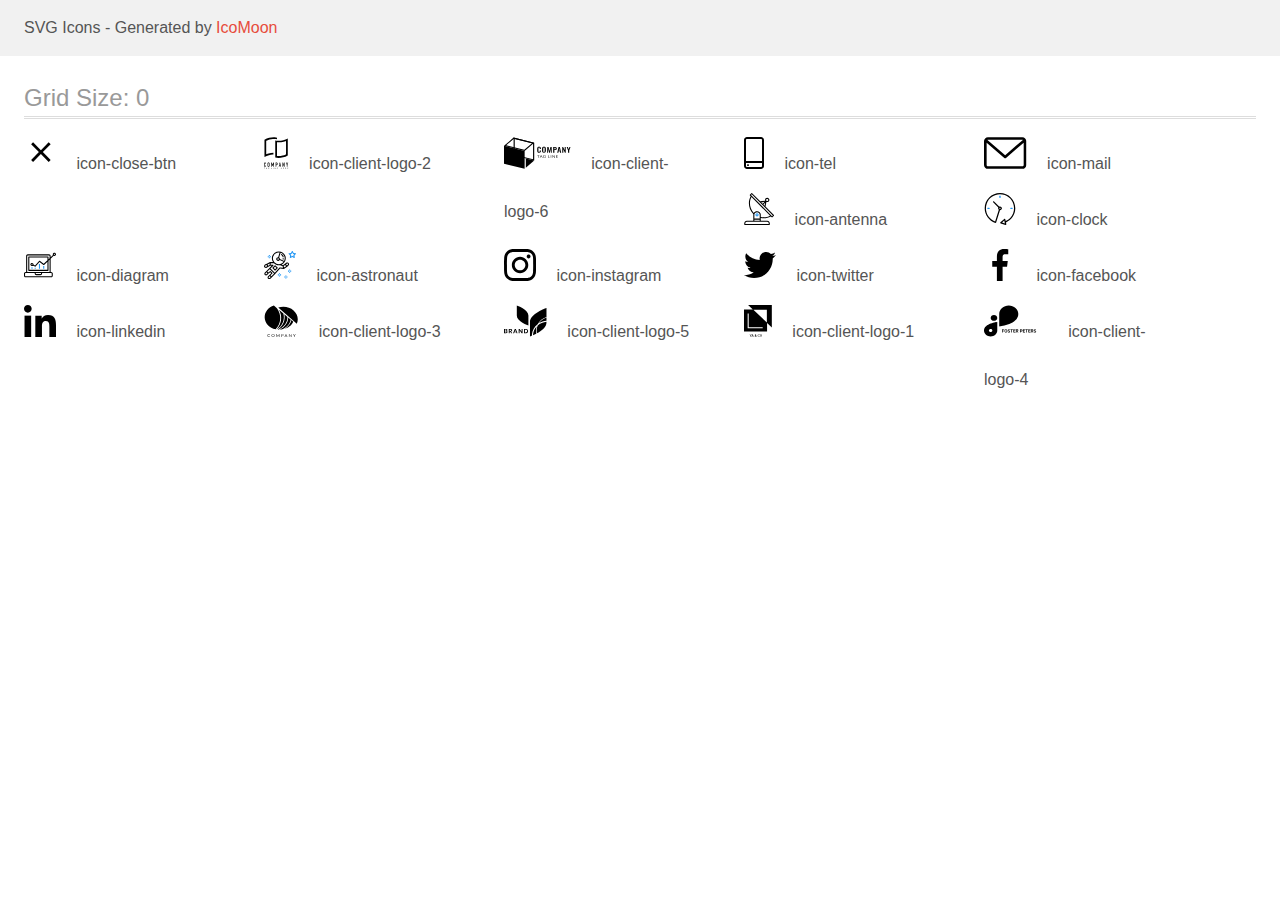
<file: images/icomoon/demo.html>
<!doctype html>
<html>
<head>
    <title>IcoMoon - SVG Icons</title>
    <meta charset="utf-8">
    <meta name="viewport" content="width=device-width, initial-scale=1">
    <link rel="stylesheet" href="demo-files/demo.css">
    <link rel="stylesheet" href="style.css">
</head>
<body>
<svg aria-hidden="true" style="position: absolute; width: 0; height: 0; overflow: hidden;" version="1.1" xmlns="http://www.w3.org/2000/svg" xmlns:xlink="http://www.w3.org/1999/xlink">
<defs>
<symbol id="icon-close-btn" viewBox="0 0 32 32">
<path d="M26.667 7.303l-1.97-1.97-7.808 7.808-7.808-7.808-1.97 1.97 7.808 7.808-7.808 7.808 1.97 1.97 7.808-7.808 7.808 7.808 1.97-1.97-7.808-7.808 7.808-7.808z"></path>
</symbol>
<symbol id="icon-client-logo-2" viewBox="0 0 25 32">
<path d="M10.531 1.806h-0.084c-0.129-0.008-0.258-0.011-0.388-0.014v0h-0.28c-0.244 0-0.494 0.006-0.741 0.019-0.019-0.001-0.037-0.001-0.056 0-2.243 0.127-4.44 0.688-6.471 1.651l-0.266 0.128v13.625l0.623-0.211c0.546-0.188 1.129-0.357 1.731-0.513 1.629-0.418 3.301-0.64 4.982-0.662v1.79c-0.223 0.002-0.439 0.008-0.655 0.019h-0.051c-1.294 0.071-2.577 0.268-3.833 0.588-1.59 0.398-3.124 0.996-4.566 1.779v-17.475c1.497-0.873 3.11-1.529 4.79-1.948 1.475-0.381 2.992-0.576 4.515-0.582h0.263c0.314 0.008 0.621 0.022 0.909 0.044 0.759 0.053 1.511 0.173 2.249 0.358v1.762c-0.717-0.167-1.445-0.277-2.179-0.329-0.015-0.001-0.030-0.003-0.045-0.004-0.152-0.013-0.304-0.026-0.446-0.026zM13.633 3.607c0.391 0.030 0.796 0.044 1.205 0.044 1.601-0.006 3.195-0.21 4.747-0.609 1.589-0.4 3.123-0.998 4.564-1.781v17.163c-1.498 0.873-3.111 1.529-4.792 1.948-1.475 0.379-2.992 0.574-4.515 0.581-1.154 0.009-2.304-0.126-3.425-0.404v-17.275c0.265 0.061 0.537 0.117 0.814 0.164 0.455 0.077 0.934 0.133 1.401 0.167zM22.367 3.74l-0.623 0.21c-0.573 0.192-1.15 0.365-1.731 0.518-1.691 0.434-3.428 0.657-5.173 0.663-0.406 0-0.78-0.011-1.141-0.034l-0.497-0.033v14.017l0.427 0.038c0.395 0.034 0.803 0.052 1.214 0.052 1.374-0.006 2.743-0.183 4.074-0.527 1.096-0.275 2.162-0.658 3.184-1.144l0.266-0.128v-13.63z"></path>
<path d="M1.684 25.977c-0.090-0.093-0.197-0.166-0.317-0.214s-0.247-0.071-0.376-0.066c-0.137-0.002-0.273 0.024-0.4 0.075-0.117 0.046-0.222 0.116-0.311 0.205s-0.156 0.196-0.201 0.313c-0.049 0.123-0.073 0.254-0.072 0.387v2.335c-0.006 0.165 0.026 0.328 0.092 0.479 0.055 0.12 0.135 0.226 0.233 0.313 0.093 0.079 0.203 0.135 0.321 0.166 0.114 0.032 0.231 0.048 0.349 0.049 0.13 0.001 0.259-0.027 0.377-0.081 0.117-0.051 0.222-0.124 0.311-0.216 0.087-0.091 0.156-0.197 0.204-0.313 0.050-0.118 0.075-0.244 0.075-0.372v-0.261h-0.61v0.208c0.002 0.071-0.010 0.142-0.036 0.208-0.020 0.050-0.050 0.095-0.089 0.131-0.038 0.031-0.081 0.053-0.128 0.067-0.041 0.014-0.084 0.021-0.128 0.022-0.054 0.006-0.11-0.002-0.16-0.024s-0.094-0.057-0.126-0.101c-0.058-0.094-0.086-0.203-0.081-0.313v-2.177c-0.004-0.121 0.022-0.241 0.075-0.349 0.032-0.049 0.077-0.089 0.129-0.114s0.112-0.034 0.17-0.027c0.053-0.002 0.105 0.009 0.152 0.032s0.089 0.057 0.12 0.099c0.068 0.090 0.104 0.2 0.101 0.313v0.202h0.604v-0.238c0.001-0.14-0.024-0.278-0.075-0.408-0.045-0.122-0.114-0.234-0.204-0.329z"></path>
<path d="M5.31 25.95c-0.195-0.164-0.44-0.255-0.694-0.257-0.124 0-0.248 0.023-0.364 0.066-0.119 0.042-0.228 0.107-0.322 0.191-0.101 0.091-0.182 0.202-0.237 0.327-0.061 0.143-0.092 0.297-0.089 0.452v2.239c-0.004 0.158 0.026 0.314 0.089 0.459 0.055 0.12 0.136 0.227 0.237 0.313 0.093 0.087 0.203 0.154 0.322 0.197 0.117 0.043 0.24 0.065 0.364 0.066s0.248-0.023 0.364-0.066c0.121-0.044 0.233-0.111 0.33-0.197 0.097-0.087 0.176-0.194 0.23-0.313 0.063-0.145 0.093-0.301 0.089-0.459v-2.239c0.003-0.155-0.027-0.31-0.089-0.452-0.054-0.123-0.133-0.235-0.23-0.327zM5.025 28.969c0.005 0.060-0.003 0.12-0.024 0.176s-0.054 0.107-0.097 0.148c-0.081 0.068-0.182 0.105-0.287 0.105s-0.207-0.037-0.287-0.105c-0.043-0.041-0.076-0.092-0.097-0.148s-0.029-0.116-0.024-0.176v-2.239c-0.005-0.060 0.003-0.12 0.024-0.176s0.054-0.107 0.097-0.148c0.081-0.068 0.182-0.105 0.287-0.105s0.207 0.037 0.287 0.105c0.043 0.041 0.076 0.092 0.097 0.148s0.029 0.116 0.024 0.176v2.239z"></path>
<path d="M10.072 29.969v-4.239h-0.587l-0.771 2.244h-0.011l-0.777-2.244h-0.581v4.239h0.606v-2.579h0.011l0.593 1.823h0.302l0.598-1.823h0.011v2.579h0.606z"></path>
<path d="M13.513 26.027c-0.093-0.105-0.211-0.184-0.343-0.232-0.142-0.046-0.29-0.068-0.439-0.066h-0.9v4.239h0.604v-1.656h0.311c0.188 0.009 0.376-0.031 0.545-0.116 0.137-0.076 0.252-0.188 0.332-0.324 0.070-0.113 0.117-0.238 0.139-0.369 0.024-0.16 0.035-0.321 0.033-0.482 0.006-0.204-0.014-0.407-0.059-0.606-0.040-0.147-0.117-0.281-0.223-0.39zM13.201 27.319c-0.003 0.077-0.022 0.152-0.056 0.221-0.035 0.065-0.089 0.117-0.156 0.149-0.089 0.040-0.187 0.058-0.285 0.053h-0.275v-1.441h0.311c0.094-0.005 0.187 0.014 0.272 0.053 0.062 0.036 0.112 0.091 0.142 0.157 0.033 0.074 0.051 0.155 0.053 0.236 0 0.089 0 0.183 0 0.282s0.006 0.2 0 0.291h-0.006z"></path>
<path d="M16.374 25.73h-0.495l-0.934 4.239h0.604l0.177-0.911h0.823l0.177 0.911h0.604l-0.957-4.239zM15.817 28.481l0.297-1.537h0.011l0.296 1.537h-0.604z"></path>
<path d="M20.277 28.284h-0.011l-0.912-2.554h-0.581v4.239h0.604v-2.549h0.012l0.923 2.549h0.568v-4.239h-0.604v2.554z"></path>
<path d="M23.968 25.73l-0.486 1.685h-0.012l-0.486-1.685h-0.64l0.83 2.447v1.792h0.604v-1.792l0.83-2.447h-0.64z"></path>
<path d="M0 31.166h0.291v0.817h0.198v-0.817h0.29v-0.167h-0.778v0.167z"></path>
<path d="M2.447 30.998l-0.381 0.984h0.21l0.081-0.224h0.392l0.084 0.224h0.215l-0.391-0.984h-0.21zM2.416 31.593l0.134-0.365 0.134 0.365h-0.268z"></path>
<path d="M4.866 31.62h0.227v0.127c-0.066 0.053-0.149 0.082-0.234 0.083-0.040 0.002-0.079-0.005-0.116-0.021s-0.068-0.041-0.093-0.072c-0.052-0.075-0.078-0.165-0.073-0.257 0-0.219 0.095-0.329 0.283-0.329 0.050-0.005 0.099 0.008 0.14 0.037s0.070 0.071 0.082 0.12l0.195-0.038c-0.042-0.192-0.181-0.289-0.417-0.289-0.127-0.003-0.25 0.042-0.344 0.127-0.050 0.049-0.088 0.108-0.112 0.174s-0.034 0.135-0.029 0.205c-0.006 0.135 0.039 0.267 0.126 0.369 0.048 0.050 0.107 0.088 0.171 0.113s0.134 0.035 0.203 0.031c0.154 0.004 0.304-0.052 0.417-0.157v-0.388h-0.427v0.166z"></path>
<path d="M7.337 30.998h-0.199v0.984h0.69v-0.167h-0.49v-0.817z"></path>
<path d="M9.426 30.998h-0.199v0.984h0.199v-0.984z"></path>
<path d="M11.469 31.656l-0.403-0.657h-0.193v0.984h0.185v-0.643l0.395 0.643h0.198v-0.984h-0.182v0.657z"></path>
<path d="M13.315 31.549h0.49v-0.167h-0.49v-0.216h0.528v-0.167h-0.727v0.984h0.747v-0.167h-0.548v-0.266z"></path>
<path d="M17.792 31.387h-0.388v-0.388h-0.198v0.984h0.198v-0.43h0.388v0.43h0.198v-0.984h-0.198v0.388z"></path>
<path d="M19.649 31.549h0.492v-0.167h-0.492v-0.216h0.529v-0.167h-0.727v0.984h0.746v-0.167h-0.548v-0.266z"></path>
<path d="M22.168 31.549c0.171-0.027 0.258-0.117 0.258-0.274 0.005-0.042-0.001-0.084-0.018-0.123s-0.044-0.072-0.078-0.096c-0.089-0.045-0.189-0.065-0.288-0.058h-0.417v0.984h0.198v-0.412h0.039c0.042-0.003 0.084 0.005 0.123 0.022 0.029 0.018 0.053 0.043 0.070 0.072l0.215 0.313h0.237l-0.12-0.192c-0.053-0.095-0.128-0.176-0.218-0.236zM21.969 31.413h-0.146v-0.247h0.156c0.068-0.005 0.136 0.002 0.201 0.023 0.014 0.013 0.026 0.029 0.033 0.046s0.011 0.037 0.010 0.056c-0.001 0.019-0.006 0.038-0.015 0.055s-0.022 0.032-0.037 0.043c-0.065 0.020-0.133 0.028-0.201 0.023z"></path>
<path d="M24.067 31.549h0.49v-0.167h-0.49v-0.216h0.529v-0.167h-0.729v0.984h0.747v-0.167h-0.548v-0.266z"></path>
</symbol>
<symbol id="icon-client-logo-6" viewBox="0 0 67 32">
<path d="M33.724 15.224c-0.315-0.419-0.466-0.915-0.43-1.414v-2.050c0-0.628 0.142-1.106 0.428-1.433s0.775-0.489 1.469-0.488c0.652 0 1.115 0.139 1.389 0.417 0.299 0.355 0.444 0.789 0.411 1.226v0.482h-1.167v-0.488c0.004-0.16-0.007-0.319-0.034-0.478-0.017-0.108-0.076-0.208-0.167-0.284-0.12-0.081-0.271-0.121-0.423-0.111-0.16-0.010-0.318 0.031-0.444 0.117-0.102 0.084-0.169 0.193-0.193 0.313-0.033 0.167-0.049 0.337-0.046 0.507v2.488c-0.018 0.24 0.033 0.48 0.15 0.699 0.058 0.074 0.139 0.132 0.233 0.169s0.198 0.050 0.301 0.039c0.149 0.011 0.298-0.030 0.413-0.113 0.095-0.082 0.156-0.188 0.174-0.302 0.027-0.165 0.039-0.332 0.036-0.498v-0.505h1.167v0.461c0.033 0.456-0.109 0.909-0.403 1.289-0.268 0.305-0.725 0.457-1.396 0.457s-1.179-0.163-1.466-0.501z"></path>
<path d="M38.583 15.245c-0.295-0.319-0.442-0.784-0.442-1.4v-2.157c0-0.609 0.147-1.070 0.442-1.383s0.788-0.469 1.478-0.467c0.686 0 1.177 0.156 1.471 0.467 0.295 0.313 0.444 0.774 0.444 1.383v2.157c0 0.609-0.15 1.076-0.449 1.397s-0.788 0.482-1.466 0.482c-0.679 0-1.181-0.163-1.478-0.48zM40.605 14.727c0.106-0.2 0.154-0.419 0.14-0.638v-2.641c0.014-0.215-0.034-0.43-0.138-0.626-0.059-0.075-0.142-0.135-0.238-0.172s-0.203-0.050-0.308-0.037c-0.105-0.013-0.212 0-0.308 0.037s-0.18 0.096-0.24 0.172c-0.106 0.195-0.154 0.41-0.14 0.626v2.653c-0.015 0.219 0.033 0.439 0.14 0.638 0.068 0.067 0.152 0.121 0.246 0.158s0.196 0.056 0.3 0.056c0.103 0 0.206-0.019 0.3-0.056s0.178-0.091 0.246-0.158v-0.012z"></path>
<path d="M43.38 9.901h1.256l0.945 3.979 0.966-3.979h1.222l0.123 5.743h-0.904l-0.097-3.992-0.932 3.992h-0.725l-0.966-4.006-0.089 4.006h-0.913l0.114-5.743z"></path>
<path d="M49.301 9.901h1.957c1.127 0 1.691 0.544 1.691 1.631 0 1.041-0.593 1.561-1.78 1.56h-0.667v2.553h-1.208l0.007-5.743zM50.973 12.356c0.119 0.013 0.24 0.004 0.355-0.028s0.22-0.084 0.309-0.154c0.139-0.194 0.2-0.422 0.174-0.649 0.006-0.175-0.013-0.35-0.058-0.521-0.017-0.057-0.047-0.111-0.089-0.158s-0.093-0.086-0.153-0.116c-0.168-0.069-0.353-0.101-0.539-0.092h-0.469v1.716h0.469z"></path>
<path d="M54.691 9.901h1.297l1.331 5.743h-1.126l-0.263-1.324h-1.157l-0.271 1.324h-1.143l1.331-5.743zM55.8 13.655l-0.452-2.411-0.452 2.411h0.903z"></path>
<path d="M58.395 9.901h0.846l1.619 3.276v-3.276h1.003v5.743h-0.804l-1.628-3.42v3.42h-1.036l0.002-5.743z"></path>
<path d="M64.209 13.455l-1.346-3.546h1.133l0.821 2.277 0.771-2.277h1.109l-1.329 3.546v2.19h-1.16v-2.19z"></path>
<path d="M35.589 18.156v0.3h-0.986v2.334h-0.413v-2.334h-0.99v-0.3h2.389z"></path>
<path d="M38.679 20.79h-0.319c-0.032 0.002-0.064-0.007-0.089-0.025-0.024-0.015-0.043-0.036-0.053-0.060l-0.285-0.626h-1.367l-0.285 0.626c-0.008 0.026-0.023 0.050-0.044 0.071-0.025 0.017-0.057 0.026-0.089 0.025h-0.319l1.208-2.634h0.42l1.222 2.624zM36.679 19.812h1.14l-0.483-1.072c-0.036-0.081-0.066-0.164-0.089-0.248-0.017 0.050-0.031 0.098-0.046 0.14l-0.044 0.11-0.478 1.070z"></path>
<path d="M40.762 20.532c0.076 0.003 0.151 0.003 0.227 0 0.065-0.006 0.13-0.016 0.193-0.031 0.059-0.013 0.117-0.029 0.174-0.048 0.053-0.019 0.106-0.042 0.162-0.065v-0.592h-0.483c-0.012 0.001-0.024-0.001-0.035-0.005s-0.021-0.009-0.030-0.016c-0.008-0.006-0.014-0.013-0.018-0.022s-0.006-0.017-0.006-0.026v-0.202h0.937v1.010c-0.077 0.047-0.157 0.089-0.242 0.125-0.086 0.037-0.176 0.067-0.268 0.090-0.099 0.025-0.2 0.043-0.302 0.054-0.117 0.011-0.235 0.017-0.353 0.017-0.208 0.002-0.415-0.032-0.609-0.098-0.181-0.063-0.345-0.156-0.483-0.275-0.134-0.12-0.24-0.262-0.312-0.417-0.076-0.175-0.114-0.36-0.111-0.547-0.003-0.188 0.034-0.374 0.109-0.551 0.069-0.156 0.176-0.298 0.312-0.417 0.138-0.119 0.302-0.212 0.483-0.273 0.207-0.067 0.426-0.1 0.647-0.098 0.112-0 0.225 0.008 0.336 0.023 0.098 0.014 0.195 0.036 0.288 0.067 0.084 0.027 0.165 0.062 0.242 0.104 0.074 0.041 0.144 0.087 0.21 0.138l-0.116 0.163c-0.009 0.015-0.023 0.027-0.039 0.036s-0.036 0.014-0.055 0.014c-0.027-0.001-0.053-0.008-0.075-0.021-0.036-0.017-0.075-0.038-0.118-0.063-0.051-0.028-0.106-0.052-0.162-0.071-0.072-0.025-0.146-0.044-0.222-0.058-0.101-0.016-0.204-0.024-0.307-0.023-0.159-0.002-0.318 0.023-0.466 0.073-0.134 0.047-0.256 0.118-0.355 0.209-0.1 0.095-0.177 0.206-0.225 0.328-0.108 0.285-0.108 0.593 0 0.878 0.053 0.124 0.135 0.237 0.242 0.332 0.099 0.090 0.219 0.162 0.353 0.209 0.154 0.046 0.316 0.063 0.478 0.052v0z"></path>
<path d="M44.612 20.49h1.319v0.3h-1.722v-2.634h0.413l-0.010 2.334z"></path>
<path d="M47.304 20.79h-0.413v-2.634h0.413v2.634z"></path>
<path d="M48.84 18.168c0.025 0.012 0.046 0.028 0.063 0.048l1.766 1.986c-0.002-0.031-0.002-0.063 0-0.094 0-0.029 0-0.058 0-0.085v-1.877h0.36v2.645h-0.208c-0.031 0.002-0.062-0.003-0.089-0.015-0.025-0.013-0.047-0.030-0.065-0.050l-1.764-1.984c0 0.031 0 0.061 0 0.090s0 0.056 0 0.081v1.877h-0.345v-2.634h0.215c0.023 0 0.046 0.004 0.068 0.012v0z"></path>
<path d="M54.070 18.156v0.29h-1.464v0.87h1.186v0.279h-1.186v0.899h1.464v0.29h-1.889v-2.628h1.889z"></path>
<path d="M10.782 1.888l18.343 4.497v15.757l-18.343-4.494v-15.759zM9.605 0.545v17.867l20.694 5.074v-17.865l-20.694-5.076z"></path>
<path d="M20.696 31.781l-20.696-5.079v-17.866l20.696 5.076v17.868z"></path>
<path d="M9.948 1.686l18.104 4.44-7.699 6.649-18.106-4.442 7.702-6.647zM9.605 0.545l-9.605 8.292 20.696 5.076 9.603-8.292-20.694-5.076z"></path>
<path d="M21.861 30.776l8.438-7.287-8.438-2.071v9.358z"></path>
</symbol>
<symbol id="icon-tel" viewBox="0 0 20 32">
<path d="M17 0h-14c-1.654 0-3 1.346-3 3v26c0 1.654 1.346 3 3 3h14c1.654 0 3-1.346 3-3v-26c0-1.654-1.346-3-3-3zM3 2h14c0.552 0 1 0.448 1 1v0 21h-16v-21c0-0.552 0.448-1 1-1v0zM17 30h-14c-0.552 0-1-0.448-1-1v0-3h16v3c0 0.552-0.448 1-1 1v0z"></path>
<path d="M4.708 27.478c0.18 0.163 0.293 0.399 0.293 0.66s-0.113 0.497-0.292 0.659l-0.001 0.001c-0.186 0.17-0.435 0.275-0.708 0.275s-0.522-0.104-0.709-0.275l0.001 0.001c-0.18-0.163-0.293-0.399-0.293-0.66s0.113-0.497 0.292-0.659l0.001-0.001c0.186-0.17 0.435-0.275 0.708-0.275s0.522 0.104 0.709 0.275l-0.001-0.001z"></path>
</symbol>
<symbol id="icon-mail" viewBox="0 0 43 32">
<path d="M38.667 0h-34.667c-2.205 0-4 1.795-4 4v24c0 2.205 1.795 4 4 4h34.667c2.205 0 4-1.795 4-4v-24c0-2.205-1.795-4-4-4zM38.667 2.667c0.181 0 0.355 0.037 0.512 0.104l-17.845 15.467-17.845-15.467c0.151-0.065 0.327-0.104 0.512-0.104h34.667zM38.667 29.333h-34.667c-0.736 0-1.333-0.597-1.333-1.333v0-22.413l17.792 15.421c0.233 0.203 0.539 0.327 0.875 0.327s0.642-0.124 0.876-0.328l-0.002 0.001 17.792-15.421v22.413c0 0.736-0.597 1.333-1.333 1.333v0z"></path>
</symbol>
<symbol id="icon-antenna" viewBox="0 0 30 32">
<path d="M29.859 22.098l-8.443-8.505 0.937-4.615c0.242 0.094 0.499 0.144 0.758 0.146h0.006c1.192 0.014 2.17-0.941 2.184-2.133s-0.941-2.17-2.133-2.184c-1.192-0.014-2.17 0.941-2.184 2.133-0.003 0.255 0.039 0.509 0.125 0.749l-4.96 0.605-8.091-8.133c-0.099-0.101-0.235-0.159-0.377-0.16-0.14 0.001-0.274 0.056-0.373 0.155l-1.513 1.504c-0.208 0.208-0.208 0.546 0 0.754l0.814 0.826c-3.153 5.798-2.129 12.978 2.519 17.663 0.043 0.041 0.092 0.074 0.146 0.098-0.034 0.18-0.051 0.364-0.052 0.547v6.187h-6.4c-1.472 0.002-2.665 1.195-2.667 2.667v1.067c0 0.295 0.239 0.533 0.533 0.533h24.533c0.295 0 0.533-0.239 0.533-0.533v-1.067c-0.002-1.472-1.195-2.665-2.667-2.667h-6.4v-2.742c1.003 0.21 2.024 0.317 3.049 0.32 2.458-0.003 4.877-0.615 7.040-1.783l0.818 0.823c0.099 0.101 0.235 0.159 0.377 0.16 0.14-0.001 0.274-0.056 0.373-0.155l1.513-1.504c0.208-0.208 0.208-0.546 0-0.754zM22.366 6.233c0.418-0.415 1.093-0.414 1.508 0.004s0.414 1.093-0.004 1.508c-0.2 0.199-0.47 0.31-0.752 0.31h-0.003c-0.589-0.003-1.064-0.483-1.061-1.072 0.002-0.282 0.115-0.552 0.314-0.751h-0.002zM21.11 9.738l-0.598 2.946-1.175-1.182 1.774-1.763zM20.504 8.836l-1.92 1.909-1.485-1.493 3.405-0.415zM23.090 28.8c0.884 0 1.6 0.716 1.6 1.6v0.533h-23.467v-0.533c0-0.884 0.716-1.6 1.6-1.6h20.267zM15.623 26.667v1.067h-5.333v-1.067h5.333zM10.29 25.6v-4.053c0-1.294 1.196-2.347 2.667-2.347s2.667 1.053 2.667 2.347v4.053h-5.333zM16.69 23.904v-2.357c0-1.882-1.675-3.413-3.733-3.413-1.331-0.020-2.576 0.657-3.281 1.786-4.058-4.274-4.971-10.645-2.279-15.887l18.602 18.708c-2.872 1.461-6.165 1.873-9.309 1.163zM27.979 23.22l-21.057-21.181 0.755-0.752 7.935 7.98c0.004 0 0.006 0.007 0.010 0.010l13.115 13.191-0.757 0.752z"></path>
<path fill="#2196f3" style="fill: var(--color1, #2196f3)" d="M12.961 20.267h-0.005c-0.884-0.001-1.601 0.714-1.602 1.598s0.714 1.601 1.598 1.602h0.005c0.884 0.001 1.601-0.714 1.602-1.598s-0.714-1.601-1.598-1.602zM13.335 22.245c-0.1 0.1-0.236 0.156-0.378 0.155-0.295-0.002-0.532-0.242-0.531-0.536 0.001-0.141 0.057-0.276 0.157-0.375s0.233-0.154 0.373-0.155c0.295 0.002 0.532 0.241 0.53 0.536-0.001 0.141-0.057 0.276-0.157 0.375h0.005z"></path>
</symbol>
<symbol id="icon-clock" viewBox="0 0 32 32">
<path d="M31.297 15.301c-0.002-8.452-6.855-15.303-15.308-15.301s-15.303 6.855-15.301 15.308c0.001 6.658 4.307 12.551 10.649 14.576 0.061 0.019 0.124 0.029 0.187 0.029 0.121-0 0.239-0.032 0.342-0.094 0.135-0.080 0.236-0.207 0.283-0.356l3.865-12.25c1.057-0.005 1.909-0.866 1.903-1.923s-0.866-1.909-1.923-1.903c-0.284 0.001-0.565 0.067-0.82 0.191l-5.106-5.107c-0.253-0.245-0.657-0.238-0.902 0.016-0.239 0.247-0.239 0.639 0 0.886l5.103 5.109c-0.392 0.799-0.168 1.764 0.536 2.309l-3.683 11.673c-7.278-2.681-11.004-10.754-8.323-18.032s10.754-11.004 18.032-8.323 11.004 10.754 8.323 18.032c-1.31 3.556-4.001 6.431-7.462 7.973l-0.398-1.874c-0.073-0.344-0.411-0.565-0.756-0.492-0.109 0.023-0.209 0.074-0.292 0.148l-3.837 3.426c-0.263 0.234-0.287 0.637-0.052 0.9 0.076 0.085 0.174 0.149 0.283 0.184l4.899 1.563c0.335 0.108 0.694-0.077 0.802-0.412 0.034-0.106 0.040-0.219 0.017-0.328l-0.391-1.839c5.664-2.388 9.342-7.942 9.329-14.089v0zM15.992 14.664c0.352 0 0.638 0.286 0.638 0.638s-0.286 0.638-0.638 0.638c-0.352 0-0.638-0.285-0.638-0.638s0.285-0.638 0.638-0.638zM18.093 29.528l2.184-1.948 0.603 2.84-2.787-0.892z"></path>
<path fill="#2196f3" style="fill: var(--color1, #2196f3)" d="M15.354 3.185v1.275c0 0.352 0.285 0.638 0.638 0.638s0.638-0.285 0.638-0.638v-1.275c0-0.352-0.286-0.638-0.638-0.638s-0.638 0.286-0.638 0.638z"></path>
<path fill="#2196f3" style="fill: var(--color1, #2196f3)" d="M3.876 14.664c-0.352 0-0.638 0.286-0.638 0.638s0.285 0.638 0.638 0.638h1.275c0.352 0 0.638-0.285 0.638-0.638s-0.285-0.638-0.638-0.638h-1.275z"></path>
<path fill="#2196f3" style="fill: var(--color1, #2196f3)" d="M28.108 15.939c0.352 0 0.638-0.285 0.638-0.638s-0.285-0.638-0.638-0.638h-1.275c-0.352 0-0.638 0.286-0.638 0.638s0.286 0.638 0.638 0.638h1.275z"></path>
</symbol>
<symbol id="icon-diagram" viewBox="0 0 32 32">
<path fill="#2196f3" style="fill: var(--color1, #2196f3)" d="M14.926 14.965h1.066v4.798h-1.066v-4.797z"></path>
<path fill="#2196f3" style="fill: var(--color1, #2196f3)" d="M19.19 17.097h1.066v2.665h-1.066v-2.665z"></path>
<path fill="#2196f3" style="fill: var(--color1, #2196f3)" d="M10.661 18.696h1.066v1.066h-1.066v-1.066z"></path>
<path fill="#2196f3" style="fill: var(--color1, #2196f3)" d="M7.463 18.163h1.066v1.599h-1.066v-1.599z"></path>
<path d="M1.599 28.291h25.587c0.883 0 1.599-0.716 1.599-1.599v-2.132c0-0.883-0.716-1.599-1.599-1.599h-0.533v-13.293l3.028-2.868c0.703 0.346 1.553 0.136 2.013-0.499s0.396-1.508-0.152-2.068-1.42-0.644-2.065-0.198c-0.644 0.446-0.873 1.292-0.542 2.002l-2.281 2.163v-1.23c0-0.883-0.716-1.599-1.599-1.599h-21.322c-0.883 0-1.599 0.716-1.599 1.599v15.992h-0.533c-0.883 0-1.599 0.716-1.599 1.599v2.132c0 0.883 0.716 1.599 1.599 1.599zM30.384 4.837c0.294 0 0.533 0.239 0.533 0.533s-0.239 0.533-0.533 0.533c-0.294 0-0.533-0.239-0.533-0.533s0.239-0.533 0.533-0.533zM3.198 6.969c0-0.294 0.239-0.533 0.533-0.533h21.322c0.294 0 0.533 0.239 0.533 0.533v2.239l-1.066 1.013v-2.186c0-0.294-0.239-0.533-0.533-0.533h-19.19c-0.294 0-0.533 0.239-0.533 0.533v13.326c0 0.294 0.239 0.533 0.533 0.533h19.19c0.294 0 0.533-0.239 0.533-0.533v-9.674l1.066-1.010v12.284h-22.388v-15.992zM7.996 13.899c-0.721-0.002-1.354 0.478-1.546 1.174s0.105 1.433 0.725 1.801c0.62 0.368 1.41 0.276 1.928-0.226l1.853 0.93c0.215 0.108 0.476 0.057 0.636-0.123l3.939-4.431 3.872 2.901c0.208 0.156 0.498 0.139 0.686-0.039l3.365-3.188v8.131h-18.124v-12.26h18.124v2.66l-3.771 3.572-3.904-2.927c-0.222-0.166-0.534-0.135-0.718 0.072l-3.993 4.493-1.493-0.746c0.011-0.064 0.018-0.129 0.020-0.193 0-0.883-0.716-1.599-1.599-1.599zM8.529 15.498c0 0.294-0.239 0.533-0.533 0.533s-0.533-0.239-0.533-0.533c0-0.294 0.239-0.533 0.533-0.533s0.533 0.239 0.533 0.533zM11.727 24.027h5.331v0.533c0 0.294-0.239 0.533-0.533 0.533h-4.264c-0.294 0-0.533-0.239-0.533-0.533v-0.533zM1.066 24.56c0-0.294 0.239-0.533 0.533-0.533h9.062v0.533c0 0.883 0.716 1.599 1.599 1.599h4.264c0.883 0 1.599-0.716 1.599-1.599v-0.533h9.062c0.294 0 0.533 0.239 0.533 0.533v2.132c0 0.294-0.239 0.533-0.533 0.533h-25.587c-0.294 0-0.533-0.239-0.533-0.533v-2.132z"></path>
</symbol>
<symbol id="icon-astronaut" viewBox="0 0 32 32">
<path fill="#2196f3" style="fill: var(--color1, #2196f3)" d="M31.974 4.524c-0.063-0.193-0.229-0.333-0.43-0.363l-1.91-0.278-0.855-1.731c-0.179-0.365-0.777-0.365-0.956 0l-0.855 1.731-1.91 0.278c-0.201 0.029-0.367 0.17-0.431 0.363-0.062 0.193-0.011 0.405 0.135 0.547l1.383 1.348-0.326 1.903c-0.034 0.2 0.048 0.402 0.212 0.522 0.166 0.121 0.382 0.135 0.562 0.040l1.709-0.899 1.709 0.899c0.078 0.041 0.164 0.061 0.249 0.061 0.11 0 0.221-0.034 0.314-0.102 0.164-0.119 0.246-0.322 0.212-0.522l-0.326-1.903 1.383-1.348c0.145-0.142 0.197-0.354 0.135-0.547zM29.511 5.851c-0.125 0.122-0.183 0.299-0.153 0.472l0.191 1.114-1-0.526c-0.078-0.041-0.163-0.061-0.249-0.061s-0.17 0.020-0.249 0.061l-1.001 0.526 0.191-1.114c0.030-0.173-0.028-0.349-0.153-0.472l-0.81-0.789 1.119-0.163c0.174-0.025 0.324-0.134 0.402-0.292l0.5-1.013 0.5 1.013c0.078 0.157 0.228 0.267 0.402 0.292l1.119 0.163-0.809 0.789z"></path>
<path fill="#2196f3" style="fill: var(--color1, #2196f3)" d="M26.134 20.522h-1.067v1.067h1.067v-1.067z"></path>
<path fill="#2196f3" style="fill: var(--color1, #2196f3)" d="M26.134 22.656h-1.067v1.067h1.067v-1.067z"></path>
<path fill="#2196f3" style="fill: var(--color1, #2196f3)" d="M27.2 21.589h-1.067v1.067h1.067v-1.067z"></path>
<path fill="#2196f3" style="fill: var(--color1, #2196f3)" d="M25.067 21.589h-1.067v1.067h1.067v-1.067z"></path>
<path fill="#2196f3" style="fill: var(--color1, #2196f3)" d="M22.4 26.389h-1.067v1.067h1.067v-1.067z"></path>
<path fill="#2196f3" style="fill: var(--color1, #2196f3)" d="M22.4 28.522h-1.067v1.067h1.067v-1.067z"></path>
<path fill="#2196f3" style="fill: var(--color1, #2196f3)" d="M23.467 27.456h-1.067v1.067h1.067v-1.067z"></path>
<path fill="#2196f3" style="fill: var(--color1, #2196f3)" d="M21.333 27.456h-1.067v1.067h1.067v-1.067z"></path>
<path fill="#2196f3" style="fill: var(--color1, #2196f3)" d="M16 24.256h-1.067v1.067h1.067v-1.067z"></path>
<path fill="#2196f3" style="fill: var(--color1, #2196f3)" d="M16 26.389h-1.067v1.067h1.067v-1.067z"></path>
<path fill="#2196f3" style="fill: var(--color1, #2196f3)" d="M17.067 25.322h-1.067v1.067h1.067v-1.067z"></path>
<path fill="#2196f3" style="fill: var(--color1, #2196f3)" d="M14.933 25.322h-1.067v1.067h1.067v-1.067z"></path>
<path fill="#2196f3" style="fill: var(--color1, #2196f3)" d="M5.867 6.122h-1.067v1.067h1.067v-1.067z"></path>
<path fill="#2196f3" style="fill: var(--color1, #2196f3)" d="M5.867 8.255h-1.067v1.067h1.067v-1.067z"></path>
<path fill="#2196f3" style="fill: var(--color1, #2196f3)" d="M6.933 7.189h-1.067v1.067h1.067v-1.067z"></path>
<path fill="#2196f3" style="fill: var(--color1, #2196f3)" d="M4.8 7.189h-1.067v1.067h1.067v-1.067z"></path>
<path d="M24.715 14.159c-0.287-0.388-0.709-0.637-1.188-0.705-0.481-0.068-0.956 0.058-1.34 0.352l-1.252 0.96-1.898 1.417-1.358-0.541c2.421-1.086 4.114-3.508 4.114-6.32 0-3.823-3.123-6.933-6.961-6.933s-6.961 3.11-6.961 6.933c0 1.386 0.414 2.674 1.12 3.758l-2.764-0.024c-0.002 0-0.003 0-0.005 0-0.009 0-0.015 0.004-0.023 0.005-0.053 0.002-0.105 0.013-0.155 0.031-0.013 0.005-0.026 0.008-0.038 0.013-0.006 0.003-0.013 0.003-0.019 0.006l-3.233 1.596c-0.001 0-0.001 0-0.001 0.001l-1.893 0.911c-0.021 0.009-0.042 0.021-0.063 0.035-0.755 0.502-1.012 1.489-0.598 2.295 0.22 0.429 0.595 0.745 1.056 0.889 0.178 0.055 0.359 0.083 0.539 0.083 0.29 0 0.577-0.071 0.839-0.211l1.388-0.738 2.264-1.169 1.357-0.008-5.442 5.416c-0.001 0.001-0.001 0.001-0.002 0.001l-1.339 1.333c-0.316 0.315-0.49 0.732-0.49 1.178s0.174 0.863 0.49 1.179c0.325 0.323 0.752 0.485 1.179 0.485s0.854-0.162 1.18-0.485l1.314-1.309 1.741-1.3 0.901 0.897-1.762 1.754c-0 0.001-0.001 0.001-0.002 0.001l-1.339 1.333c-0.316 0.315-0.49 0.732-0.49 1.178s0.174 0.863 0.49 1.179c0.325 0.323 0.753 0.485 1.18 0.485s0.855-0.162 1.18-0.485l3.482-3.467c0.001-0.001 0.001-0.001 0.001-0.002l1.010-1-0.004-0.004c0.006-0.006 0.015-0.009 0.022-0.015l5.166-5.658 3.471 0.494c0.025 0.004 0.050 0.005 0.075 0.005 0.065 0 0.127-0.015 0.187-0.038 0.018-0.006 0.033-0.015 0.050-0.023 0.019-0.010 0.039-0.015 0.058-0.027l3.213-2.133c0.012-0.008 0.018-0.021 0.029-0.029 0.013-0.010 0.029-0.014 0.041-0.026l1.271-1.191c0.662-0.62 0.753-1.635 0.212-2.362zM2.13 17.77c-0.173 0.093-0.37 0.111-0.558 0.052-0.187-0.058-0.338-0.186-0.427-0.358-0.161-0.314-0.068-0.695 0.214-0.902l1.314-0.632 0.449 1.312-0.992 0.528zM5.628 15.942l-1.548 0.8-0.439-1.283 2.027-1.001-0.040 1.484zM20.727 9.322c0 0.918-0.219 1.785-0.599 2.559l-4.181-1.899c-0.044-0.573-0.341-1.075-0.788-1.388l1.464-4.86c2.378 0.756 4.105 2.974 4.105 5.588zM8.938 9.322c0-3.235 2.644-5.867 5.894-5.867 0.253 0 0.5 0.021 0.745 0.052l-1.432 4.754c-0.019-0.001-0.037-0.006-0.057-0.006-1.033 0-1.873 0.837-1.873 1.867s0.84 1.867 1.873 1.867c0.694 0 1.294-0.383 1.618-0.945l3.862 1.755c-1.075 1.446-2.795 2.39-4.737 2.39-3.25 0-5.894-2.632-5.894-5.867zM14.894 10.122c0 0.441-0.362 0.8-0.806 0.8s-0.806-0.359-0.806-0.8c0-0.441 0.362-0.8 0.806-0.8s0.806 0.359 0.806 0.8zM2.465 25.146c-0.236 0.234-0.619 0.234-0.854 0.001-0.114-0.114-0.176-0.263-0.176-0.423s0.062-0.309 0.176-0.421l0.962-0.958 0.851 0.848-0.959 0.955zM5.679 28.88c-0.236 0.234-0.619 0.235-0.855 0.001-0.114-0.114-0.176-0.263-0.176-0.423s0.062-0.309 0.176-0.421l0.963-0.959 0.852 0.848-0.96 0.955zM9.16 25.411c-0.001 0-0.001 0-0.002 0.001l-1.765 1.76-0.852-0.848 1.763-1.755c0 0 0 0 0-0s0.001-0.001 0.002-0.001c0.040-0.040 0.065-0.088 0.090-0.135 0.007-0.014 0.020-0.026 0.026-0.040 0.017-0.041 0.019-0.085 0.026-0.129 0.003-0.025 0.014-0.047 0.014-0.073 0-0.036-0.013-0.070-0.020-0.106-0.006-0.032-0.006-0.065-0.019-0.095-0.020-0.050-0.055-0.094-0.091-0.138-0.010-0.012-0.014-0.027-0.025-0.038 0 0 0 0-0.001 0s-0.001-0.002-0.001-0.002l-1.607-1.6c-0.017-0.017-0.039-0.024-0.058-0.038-0.028-0.022-0.055-0.042-0.087-0.058-0.030-0.015-0.061-0.024-0.093-0.033-0.034-0.010-0.067-0.017-0.103-0.020-0.033-0.002-0.063 0.001-0.095 0.005-0.036 0.004-0.069 0.009-0.104 0.020-0.034 0.011-0.063 0.027-0.094 0.045-0.020 0.011-0.042 0.015-0.061 0.029l-1.773 1.324-0.901-0.897 2.399-2.386 4.361 4.289-0.928 0.919zM15.979 18.394c-0.015-0.002-0.030 0.004-0.045 0.003-0.039-0.002-0.076 0.001-0.115 0.007-0.030 0.005-0.059 0.011-0.088 0.021-0.034 0.012-0.065 0.028-0.097 0.047-0.030 0.018-0.057 0.037-0.083 0.061-0.013 0.011-0.028 0.017-0.040 0.029l-4.698 5.146-4.328-4.257 2.833-2.818c0.209-0.208 0.21-0.546 0.002-0.755-0.105-0.105-0.243-0.157-0.381-0.156v-0.001l-2.219 0.013 0.028-1.607 3.104 0.027c1.265 1.294 3.029 2.101 4.981 2.101 0.437 0 0.864-0.045 1.279-0.123 0.040 0.032 0.079 0.065 0.13 0.085l2.41 0.96 0.331 1.644-3.003-0.427zM20.020 18.572l-0.313-1.558 1.446-1.080 0.947 1.257-2.080 1.381zM23.774 15.741l-0.838 0.785-0.931-1.236 0.831-0.637c0.155-0.119 0.351-0.168 0.543-0.143 0.193 0.027 0.364 0.128 0.48 0.284 0.217 0.292 0.18 0.699-0.085 0.947z"></path>
<path d="M13.602 18.544l-2.143-2.133c-0.207-0.207-0.545-0.207-0.753 0l-2.142 2.133c-0.1 0.101-0.157 0.236-0.157 0.378s0.056 0.278 0.157 0.378l2.142 2.133c0.104 0.103 0.241 0.155 0.377 0.155s0.273-0.052 0.376-0.155l2.143-2.133c0.1-0.1 0.157-0.236 0.157-0.378s-0.057-0.278-0.157-0.378zM11.083 20.303l-1.387-1.381 1.387-1.381 1.387 1.381-1.387 1.381z"></path>
<path d="M17.164 5.071l-0.258 1.036c0.071 0.018 1.738 0.452 1.738 2.149h1.067c-0-2.017-1.666-2.965-2.547-3.185z"></path>
<path d="M19.711 9.322h-1.067v1.067h1.067v-1.067z"></path>
</symbol>
<symbol id="icon-instagram" viewBox="0 0 32 32">
<path d="M31.969 9.408c-0.075-1.7-0.35-2.869-0.744-3.882-0.406-1.075-1.032-2.038-1.851-2.838-0.8-0.813-1.769-1.444-2.832-1.844-1.019-0.394-2.182-0.669-3.882-0.744-1.713-0.081-2.257-0.1-6.601-0.1s-4.888 0.019-6.595 0.094c-1.7 0.075-2.869 0.35-3.882 0.744-1.075 0.406-2.038 1.031-2.838 1.85-0.813 0.8-1.444 1.769-1.844 2.832-0.394 1.019-0.669 2.182-0.744 3.882-0.081 1.713-0.1 2.257-0.1 6.601s0.019 4.888 0.094 6.595c0.075 1.7 0.35 2.869 0.744 3.882 0.406 1.075 1.038 2.038 1.85 2.838 0.8 0.813 1.769 1.444 2.832 1.844 1.019 0.394 2.182 0.669 3.882 0.744 1.706 0.075 2.25 0.094 6.595 0.094s4.888-0.019 6.595-0.094c1.7-0.075 2.869-0.35 3.882-0.744 2.151-0.832 3.851-2.532 4.682-4.682 0.394-1.019 0.669-2.182 0.744-3.882 0.075-1.707 0.094-2.251 0.094-6.595s-0.006-4.888-0.081-6.595zM29.087 22.473c-0.069 1.563-0.331 2.407-0.55 2.969-0.538 1.394-1.644 2.5-3.038 3.038-0.563 0.219-1.413 0.481-2.969 0.55-1.688 0.075-2.194 0.094-6.464 0.094s-4.782-0.019-6.464-0.094c-1.563-0.069-2.407-0.331-2.969-0.55-0.694-0.256-1.325-0.663-1.838-1.194-0.531-0.519-0.938-1.144-1.194-1.838-0.219-0.563-0.481-1.413-0.55-2.969-0.075-1.688-0.094-2.194-0.094-6.464s0.019-4.782 0.094-6.464c0.069-1.563 0.331-2.407 0.55-2.969 0.256-0.694 0.663-1.325 1.2-1.838 0.519-0.531 1.144-0.938 1.838-1.194 0.563-0.219 1.413-0.481 2.969-0.55 1.688-0.075 2.194-0.094 6.464-0.094 4.276 0 4.782 0.019 6.464 0.094 1.563 0.069 2.407 0.331 2.969 0.55 0.694 0.256 1.325 0.662 1.838 1.194 0.531 0.519 0.938 1.144 1.194 1.838 0.219 0.563 0.481 1.413 0.55 2.969 0.075 1.688 0.094 2.194 0.094 6.464s-0.019 4.77-0.094 6.458z"></path>
<path d="M16.059 7.783c-4.538 0-8.22 3.682-8.22 8.22s3.682 8.22 8.22 8.22c4.539 0 8.22-3.682 8.22-8.22s-3.682-8.22-8.22-8.22zM16.059 21.335c-2.944 0-5.332-2.388-5.332-5.332s2.388-5.332 5.332-5.332c2.944 0 5.332 2.388 5.332 5.332s-2.388 5.332-5.332 5.332z"></path>
<path d="M26.524 7.458c0 1.060-0.859 1.919-1.919 1.919s-1.919-0.859-1.919-1.919c0-1.060 0.859-1.919 1.919-1.919s1.919 0.859 1.919 1.919z"></path>
</symbol>
<symbol id="icon-twitter" viewBox="0 0 32 32">
<path d="M32 6.078c-1.19 0.522-2.458 0.868-3.78 1.036 1.36-0.812 2.398-2.088 2.886-3.626-1.268 0.756-2.668 1.29-4.16 1.588-1.204-1.282-2.92-2.076-4.792-2.076-3.632 0-6.556 2.948-6.556 6.562 0 0.52 0.044 1.020 0.152 1.496-5.454-0.266-10.28-2.88-13.522-6.862-0.566 0.982-0.898 2.106-0.898 3.316 0 2.272 1.17 4.286 2.914 5.452-1.054-0.020-2.088-0.326-2.964-0.808 0 0.020 0 0.046 0 0.072 0 3.188 2.274 5.836 5.256 6.446-0.534 0.146-1.116 0.216-1.72 0.216-0.42 0-0.844-0.024-1.242-0.112 0.85 2.598 3.262 4.508 6.13 4.57-2.232 1.746-5.066 2.798-8.134 2.798-0.538 0-1.054-0.024-1.57-0.090 2.906 1.874 6.35 2.944 10.064 2.944 12.072 0 18.672-10 18.672-18.668 0-0.29-0.010-0.57-0.024-0.848 1.302-0.924 2.396-2.078 3.288-3.406z"></path>
</symbol>
<symbol id="icon-facebook" viewBox="0 0 32 32">
<path d="M21.329 5.313h2.921v-5.088c-0.504-0.069-2.237-0.225-4.256-0.225-4.212 0-7.097 2.649-7.097 7.519v4.481h-4.648v5.688h4.648v14.312h5.699v-14.311h4.46l0.708-5.688h-5.169v-3.919c0.001-1.644 0.444-2.769 2.735-2.769z"></path>
</symbol>
<symbol id="icon-linkedin" viewBox="0 0 32 32">
<path d="M31.992 32v-0.001h0.008v-11.736c0-5.741-1.236-10.164-7.948-10.164-3.227 0-5.392 1.771-6.276 3.449h-0.093v-2.913h-6.364v21.364h6.627v-10.579c0-2.785 0.528-5.479 3.977-5.479 3.399 0 3.449 3.179 3.449 5.657v10.401h6.62z"></path>
<path d="M0.528 10.636h6.635v21.364h-6.635v-21.364z"></path>
<path d="M3.843 0c-2.121 0-3.843 1.721-3.843 3.843s1.721 3.879 3.843 3.879c2.121 0 3.843-1.757 3.843-3.879-0.001-2.121-1.723-3.843-3.843-3.843v0z"></path>
</symbol>
<symbol id="icon-client-logo-3" viewBox="0 0 34 32">
<path d="M5.643 31.315c0.012 0 0.024 0.003 0.035 0.007s0.021 0.011 0.029 0.018l0.166 0.159c-0.129 0.129-0.288 0.231-0.467 0.302-0.21 0.076-0.435 0.113-0.663 0.108-0.213 0.004-0.426-0.031-0.623-0.101-0.178-0.065-0.338-0.162-0.469-0.285-0.134-0.128-0.237-0.278-0.303-0.44-0.073-0.182-0.108-0.373-0.106-0.565-0.003-0.193 0.036-0.386 0.114-0.567 0.073-0.164 0.182-0.314 0.322-0.44 0.142-0.124 0.312-0.222 0.499-0.287 0.205-0.069 0.422-0.103 0.642-0.101 0.204-0.004 0.407 0.027 0.596 0.092 0.165 0.062 0.316 0.148 0.447 0.255l-0.139 0.17c-0.010 0.012-0.022 0.022-0.035 0.031-0.016 0.010-0.036 0.014-0.056 0.013-0.022-0.001-0.042-0.008-0.060-0.018l-0.075-0.045-0.104-0.058c-0.045-0.021-0.091-0.040-0.139-0.056-0.062-0.019-0.125-0.034-0.189-0.045-0.082-0.013-0.164-0.019-0.247-0.018-0.158-0.002-0.315 0.024-0.461 0.076-0.136 0.048-0.26 0.121-0.361 0.213-0.104 0.098-0.183 0.214-0.235 0.339-0.058 0.144-0.087 0.295-0.085 0.448-0.002 0.155 0.026 0.309 0.085 0.455 0.051 0.125 0.129 0.239 0.231 0.338 0.095 0.092 0.213 0.163 0.345 0.209 0.136 0.049 0.281 0.073 0.428 0.072 0.085 0.001 0.17-0.004 0.253-0.014 0.137-0.015 0.268-0.056 0.384-0.121 0.058-0.033 0.113-0.071 0.164-0.112 0.021-0.018 0.049-0.028 0.079-0.029z"></path>
<path d="M10.441 30.517c0.003 0.192-0.035 0.382-0.112 0.561-0.068 0.163-0.174 0.311-0.313 0.436s-0.306 0.222-0.491 0.286c-0.407 0.135-0.856 0.135-1.263 0-0.184-0.065-0.35-0.163-0.488-0.287-0.138-0.127-0.246-0.276-0.316-0.44-0.15-0.364-0.15-0.761 0-1.125 0.071-0.164 0.178-0.314 0.316-0.442 0.139-0.12 0.305-0.214 0.488-0.276 0.406-0.137 0.857-0.137 1.263 0 0.185 0.065 0.351 0.163 0.49 0.287 0.137 0.125 0.243 0.273 0.314 0.435 0.077 0.181 0.115 0.372 0.112 0.565zM10.005 30.517c0.003-0.153-0.023-0.306-0.079-0.451-0.047-0.125-0.122-0.239-0.222-0.338-0.097-0.093-0.217-0.166-0.351-0.213-0.296-0.099-0.623-0.099-0.918 0-0.134 0.047-0.254 0.12-0.351 0.213-0.101 0.097-0.178 0.212-0.224 0.338-0.106 0.294-0.106 0.609 0 0.903 0.047 0.125 0.123 0.24 0.224 0.338 0.098 0.092 0.217 0.164 0.351 0.211 0.296 0.096 0.622 0.096 0.918 0 0.134-0.047 0.254-0.119 0.351-0.211 0.1-0.098 0.175-0.213 0.222-0.338 0.056-0.145 0.082-0.298 0.079-0.451z"></path>
<path d="M13.715 30.99l0.044 0.101c0.017-0.036 0.031-0.069 0.048-0.101 0.016-0.034 0.034-0.067 0.054-0.099l1.062-1.677c0.021-0.029 0.039-0.047 0.060-0.052 0.028-0.007 0.058-0.011 0.087-0.009h0.314v2.727h-0.372v-2.005c0-0.025 0-0.054 0-0.085-0.002-0.031-0.002-0.063 0-0.094l-1.068 1.7c-0.014 0.025-0.035 0.047-0.063 0.062s-0.059 0.023-0.091 0.023h-0.060c-0.032 0-0.064-0.007-0.091-0.022s-0.049-0.037-0.062-0.062l-1.099-1.711c0 0.032 0 0.065 0 0.097s0 0.061 0 0.087v2.005h-0.359v-2.722h0.314c0.030-0.002 0.059 0.002 0.087 0.009 0.026 0.011 0.046 0.030 0.058 0.052l1.084 1.678c0.021 0.031 0.039 0.064 0.054 0.097z"></path>
<path d="M17.71 30.855v1.021h-0.415v-2.723h0.926c0.175-0.003 0.349 0.017 0.517 0.059 0.134 0.033 0.259 0.091 0.366 0.17 0.092 0.074 0.163 0.165 0.208 0.267 0.049 0.111 0.073 0.229 0.071 0.348 0.002 0.119-0.024 0.238-0.077 0.348-0.050 0.104-0.127 0.198-0.224 0.273-0.107 0.082-0.232 0.143-0.368 0.18-0.162 0.045-0.331 0.066-0.501 0.063l-0.503-0.007zM17.71 30.562h0.503c0.109 0.001 0.218-0.013 0.322-0.041 0.086-0.025 0.165-0.065 0.233-0.117 0.062-0.050 0.111-0.112 0.141-0.18 0.034-0.073 0.051-0.151 0.050-0.229 0.005-0.076-0.009-0.151-0.042-0.222s-0.082-0.134-0.145-0.186c-0.159-0.108-0.358-0.16-0.559-0.146h-0.503v1.122z"></path>
<path d="M23.294 31.88h-0.328c-0.033 0.001-0.065-0.008-0.091-0.025-0.024-0.017-0.042-0.039-0.054-0.063l-0.282-0.659h-1.419l-0.293 0.659c-0.011 0.024-0.029 0.045-0.052 0.061-0.026 0.018-0.060 0.028-0.093 0.027h-0.328l1.246-2.727h0.432l1.263 2.727zM21.237 30.867h1.172l-0.494-1.11c-0.038-0.084-0.069-0.169-0.093-0.256l-0.048 0.143c-0.014 0.043-0.031 0.083-0.046 0.116l-0.49 1.108z"></path>
<path d="M25.089 29.165c0.025 0.012 0.046 0.029 0.062 0.049l1.818 2.056c0-0.032 0-0.065 0-0.096s0-0.061 0-0.090v-1.931h0.372v2.727h-0.208c-0.030 0.001-0.059-0.005-0.085-0.016-0.026-0.013-0.048-0.030-0.067-0.050l-1.816-2.054c0.002 0.031 0.002 0.063 0 0.094 0 0.031 0 0.058 0 0.083v1.944h-0.372v-2.727h0.22c0.026-0.001 0.051 0.004 0.075 0.013z"></path>
<path d="M30.402 30.795v1.083h-0.415v-1.083l-1.149-1.642h0.372c0.032-0.002 0.064 0.007 0.089 0.023 0.023 0.018 0.042 0.038 0.056 0.061l0.719 1.059c0.029 0.045 0.054 0.087 0.075 0.126s0.037 0.078 0.052 0.116l0.054-0.117c0.020-0.043 0.044-0.084 0.071-0.125l0.708-1.067c0.015-0.021 0.033-0.041 0.054-0.058 0.025-0.019 0.057-0.028 0.089-0.027h0.376l-1.151 1.65z"></path>
<path d="M13.51 24.576c0.181 0.020 0.364 0.036 0.548 0.051 2.803-1.089 5.174-2.873 6.817-5.126s2.485-4.878 2.421-7.546l-3.089-2.684c0.628 2.84 0.334 5.776-0.849 8.479s-3.208 5.067-5.849 6.827z"></path>
<path d="M12.407 24.451l0.083 0.014c2.822-1.754 4.974-4.203 6.176-7.030s1.402-5.904 0.571-8.83l-4.4-3.823c1.78 3.142 2.496 6.659 2.066 10.141s-1.989 6.786-4.496 9.528z"></path>
<path d="M27.328 15.106c-0.747 2.931-2.563 5.574-5.177 7.537-0.763 0.576-1.587 1.090-2.46 1.534 2.128-0.544 4.085-1.504 5.718-2.809s2.9-2.917 3.703-4.714l-1.784-1.549z"></path>
<path d="M26.628 14.674l-2.541-2.207c-0.049 2.517-0.872 4.976-2.385 7.123s-3.66 3.902-6.217 5.084h0.012c0.57-0 1.139-0.030 1.705-0.088 2.39-0.848 4.502-2.196 6.147-3.926s2.771-3.785 3.278-5.985z"></path>
<path d="M12.774 3.17l-3.031-2.637c-2.709 0.91-5.040 2.509-6.686 4.588s-2.531 4.542-2.54 7.066v0c0.010 2.789 1.090 5.495 3.070 7.69s4.745 3.754 7.859 4.43c2.78-2.942 4.407-6.579 4.646-10.38s-0.924-7.569-3.319-10.757z"></path>
<path d="M33.63 14.268c-0.011-3.309-1.529-6.479-4.221-8.818s-6.342-3.658-10.15-3.668c-1.76-0.002-3.504 0.281-5.146 0.832l18.557 16.123c0.635-1.425 0.961-2.94 0.96-4.469z"></path>
</symbol>
<symbol id="icon-client-logo-5" viewBox="0 0 43 32">
<path d="M3.239 26.373c0.166 0.188 0.254 0.424 0.25 0.665 0.008 0.158-0.022 0.315-0.089 0.46s-0.169 0.275-0.298 0.38c-0.322 0.223-0.722 0.332-1.125 0.307h-1.977v-4.215h1.937c0.382-0.023 0.761 0.076 1.073 0.28 0.125 0.096 0.224 0.217 0.289 0.354s0.095 0.286 0.086 0.435c0.011 0.233-0.068 0.461-0.225 0.645-0.15 0.168-0.358 0.284-0.589 0.329 0.262 0.044 0.499 0.172 0.668 0.36v0zM0.92 25.737h0.828c0.188 0.013 0.375-0.037 0.526-0.14 0.062-0.052 0.111-0.116 0.141-0.187s0.043-0.148 0.036-0.225c0.006-0.076-0.007-0.153-0.037-0.224s-0.078-0.135-0.138-0.188c-0.156-0.106-0.349-0.156-0.542-0.142h-0.814v1.106zM2.355 27.353c0.066-0.053 0.119-0.119 0.153-0.193s0.049-0.155 0.043-0.235c0.005-0.081-0.010-0.163-0.045-0.238s-0.088-0.142-0.155-0.195c-0.162-0.11-0.361-0.164-0.562-0.152h-0.868v1.159h0.879c0.198 0.011 0.394-0.041 0.556-0.146v0z"></path>
<path d="M7.197 28.185l-1.077-1.647h-0.405v1.647h-0.927v-4.215h1.754c0.442-0.028 0.879 0.1 1.221 0.358 0.245 0.229 0.393 0.53 0.417 0.85s-0.078 0.637-0.287 0.894c-0.216 0.227-0.512 0.378-0.837 0.428l1.147 1.684h-1.008zM5.715 25.963h0.758c0.526 0 0.789-0.213 0.789-0.638 0.005-0.087-0.009-0.174-0.042-0.255s-0.085-0.156-0.151-0.218c-0.166-0.127-0.38-0.188-0.596-0.171h-0.767l0.009 1.283z"></path>
<path d="M12.262 27.337h-1.847l-0.326 0.848h-0.972l1.696-4.168h1.050l1.689 4.168h-0.972l-0.319-0.848zM12.015 26.698l-0.675-1.779-0.675 1.779h1.349z"></path>
<path d="M18.602 28.185h-0.92l-2.062-2.867v2.867h-0.918v-4.215h0.918l2.062 2.883v-2.883h0.92v4.215z"></path>
<path d="M23.852 27.176c-0.19 0.318-0.48 0.577-0.832 0.743-0.4 0.185-0.845 0.276-1.293 0.266h-1.637v-4.215h1.637c0.448-0.011 0.891 0.078 1.293 0.259 0.352 0.163 0.642 0.419 0.832 0.735 0.189 0.343 0.288 0.722 0.288 1.106s-0.099 0.763-0.288 1.106v0zM22.799 27.075c0.263-0.28 0.407-0.637 0.407-1.006s-0.144-0.726-0.407-1.006c-0.317-0.254-0.731-0.382-1.152-0.358h-0.639v2.729h0.639c0.42 0.024 0.834-0.105 1.152-0.358z"></path>
<path d="M12.838 0.522c0 0 11.873 4.104 11.621 10.043v10.045c0 0-11.864-4.106-11.617-10.045l-0.005-10.043z"></path>
<path d="M35.037 18.259c2.242-1.413 4.836-2.288 7.544-2.545v-3.145c-3.12 1.101-5.766 3.097-7.544 5.69v0z"></path>
<path d="M33.69 19.206c1.835-3.384 5.017-5.995 8.891-7.296v-9.061c0 0-16.909 5.846-16.551 14.304v14.302c0 0 0.753-0.262 1.939-0.752 0-0.457 0-0.918 0.054-1.382 0.35-3.926 2.389-7.565 5.668-10.115v0z"></path>
<path d="M32.081 24.52c0.089-0.992 0.287-1.973 0.592-2.928-2.042 2.203-3.278 4.936-3.536 7.815-0.025 0.272-0.038 0.544-0.045 0.824 0.96-0.422 2.078-0.949 3.252-1.569-0.3-1.362-0.388-2.756-0.263-4.141v0z"></path>
<path d="M32.754 24.571c-0.113 1.253-0.042 2.514 0.209 3.75 4.62-2.531 9.811-6.442 9.611-11.168v-0.412c-3.301 0.338-6.389 1.659-8.79 3.76-0.562 1.302-0.909 2.674-1.030 4.069v0z"></path>
</symbol>
<symbol id="icon-client-logo-1" viewBox="0 0 28 32">
<path d="M4.085 0l4.771 4.517-8.856-0.005v21.915h23.149v-8.379l4.766 4.512v-22.559h-23.83zM22.939 17.517l-13.528-12.807h13.528v12.807zM18.739 23.221h-15.076v-14.739h1.066v13.741h14.010v0.998zM7.223 29.344l-0.557 1.147-0.557-1.147h-0.467l0.813 1.529v0.891h0.422v-0.891l0.811-1.529h-0.465zM7.923 31.764l0.196-0.563h0.938l0.198 0.563h0.439l-0.916-2.42h-0.377l-0.914 2.42h0.437zM8.588 29.858l0.351 1.004h-0.701l0.351-1.004zM10.805 30.804c-0.061 0.093-0.091 0.196-0.091 0.307 0 0.204 0.072 0.37 0.214 0.497 0.144 0.126 0.336 0.189 0.575 0.189s0.445-0.065 0.618-0.194l0.136 0.161h0.469l-0.356-0.421c0.14-0.191 0.209-0.435 0.209-0.733h-0.351c0 0.163-0.034 0.311-0.101 0.444l-0.467-0.552 0.165-0.12c0.116-0.084 0.2-0.168 0.251-0.253 0.051-0.085 0.076-0.178 0.076-0.279 0-0.153-0.056-0.281-0.17-0.384-0.112-0.104-0.256-0.156-0.432-0.156-0.195 0-0.35 0.055-0.465 0.166-0.115 0.11-0.173 0.259-0.173 0.449 0 0.078 0.018 0.158 0.055 0.241 0.038 0.083 0.104 0.184 0.198 0.303-0.18 0.129-0.3 0.24-0.361 0.334zM11.897 31.339c-0.119 0.091-0.246 0.136-0.382 0.136-0.121 0-0.217-0.035-0.289-0.105s-0.108-0.161-0.108-0.273c0-0.13 0.067-0.245 0.2-0.346l0.052-0.037 0.529 0.623zM11.463 30.267c-0.114-0.141-0.171-0.258-0.171-0.351 0-0.081 0.023-0.148 0.070-0.201s0.109-0.080 0.188-0.080c0.073 0 0.133 0.023 0.181 0.068 0.048 0.044 0.072 0.098 0.072 0.161 0 0.095-0.034 0.173-0.103 0.234l-0.052 0.042-0.184 0.126zM15.403 31.581c0.166-0.145 0.262-0.347 0.286-0.605h-0.419c-0.022 0.173-0.075 0.296-0.158 0.371s-0.207 0.111-0.372 0.111c-0.181 0-0.318-0.069-0.412-0.206-0.093-0.137-0.14-0.337-0.14-0.598v-0.214c0.002-0.258 0.052-0.454 0.15-0.587 0.099-0.134 0.239-0.201 0.422-0.201 0.157 0 0.277 0.039 0.357 0.116 0.082 0.076 0.133 0.202 0.153 0.376h0.419c-0.027-0.265-0.121-0.47-0.284-0.615s-0.378-0.218-0.645-0.218c-0.198 0-0.373 0.047-0.525 0.141-0.151 0.094-0.267 0.228-0.347 0.402s-0.121 0.375-0.121 0.603v0.226c0.003 0.223 0.045 0.418 0.125 0.587s0.193 0.299 0.339 0.391c0.147 0.091 0.317 0.136 0.51 0.136 0.276 0 0.497-0.072 0.663-0.216zM17.875 31.242c0.082-0.18 0.123-0.388 0.123-0.625v-0.135c-0.001-0.236-0.043-0.443-0.126-0.62-0.083-0.178-0.201-0.315-0.354-0.409-0.152-0.095-0.326-0.143-0.524-0.143s-0.372 0.048-0.525 0.145c-0.152 0.095-0.27 0.233-0.354 0.414-0.083 0.181-0.125 0.389-0.125 0.625v0.136c0.001 0.232 0.043 0.436 0.126 0.613 0.084 0.177 0.203 0.314 0.356 0.411 0.154 0.095 0.329 0.143 0.525 0.143 0.198 0 0.373-0.048 0.525-0.143 0.153-0.096 0.27-0.234 0.352-0.412zM17.424 29.874c0.102 0.143 0.153 0.349 0.153 0.617v0.126c0 0.273-0.050 0.48-0.151 0.622-0.1 0.142-0.243 0.213-0.429 0.213-0.184 0-0.328-0.073-0.432-0.218-0.103-0.145-0.155-0.351-0.155-0.617v-0.14c0.002-0.26 0.054-0.462 0.156-0.603 0.103-0.143 0.245-0.214 0.427-0.214 0.186 0 0.33 0.072 0.43 0.214z"></path>
</symbol>
<symbol id="icon-client-logo-4" viewBox="0 0 64 32">
<path d="M10.016 9.983h-0.002c-1.827 0-3.308 1.316-3.308 2.94v0.002c0 1.624 1.481 2.94 3.308 2.94h0.002c1.827 0 3.308-1.316 3.308-2.94v-0.002c0-1.624-1.481-2.94-3.308-2.94z"></path>
<path d="M34.434 9.043c-0.005-2.255-1.015-4.417-2.81-6.012s-4.226-2.493-6.764-2.498v0c-2.538 0.004-4.972 0.902-6.767 2.497s-2.806 3.757-2.811 6.013v0 12.436c0 0 19.149-1.895 19.151-12.434v-0.002z"></path>
<path d="M0 25.562c0.005 1.569 0.708 3.073 1.956 4.183s2.94 1.735 4.706 1.74v0c1.765-0.005 3.457-0.63 4.705-1.739s1.952-2.613 1.957-4.182v0-8.654c0 0-13.325 1.32-13.325 8.652zM6.662 27.112c-0.345 0-0.682-0.091-0.969-0.261s-0.511-0.413-0.643-0.696c-0.132-0.283-0.167-0.595-0.099-0.896s0.233-0.577 0.477-0.794 0.555-0.364 0.893-0.424c0.338-0.060 0.689-0.029 1.008 0.088s0.591 0.316 0.783 0.571c0.192 0.255 0.294 0.555 0.294 0.861 0.001 0.204-0.044 0.406-0.131 0.595s-0.216 0.36-0.378 0.505c-0.162 0.145-0.355 0.259-0.567 0.338s-0.439 0.119-0.669 0.119v-0.006z"></path>
<path d="M20.128 26.258h-1.286v1.328h-0.67v-3.25h2.116v0.542h-1.446v0.839h1.286v0.54zM23.346 26.035c0 0.32-0.057 0.6-0.17 0.842s-0.275 0.427-0.487 0.558c-0.21 0.131-0.451 0.196-0.723 0.196-0.269 0-0.51-0.065-0.721-0.194s-0.375-0.314-0.491-0.554c-0.116-0.241-0.175-0.518-0.176-0.83v-0.161c0-0.32 0.057-0.601 0.172-0.844 0.116-0.244 0.279-0.431 0.489-0.56 0.211-0.131 0.452-0.196 0.723-0.196s0.511 0.065 0.721 0.196c0.211 0.129 0.374 0.316 0.489 0.56 0.116 0.242 0.174 0.523 0.174 0.841v0.145zM22.668 25.888c0-0.341-0.061-0.6-0.183-0.777s-0.296-0.266-0.522-0.266c-0.225 0-0.398 0.088-0.52 0.263-0.122 0.174-0.184 0.43-0.185 0.768v0.158c0 0.332 0.061 0.589 0.183 0.772s0.298 0.275 0.527 0.275c0.225 0 0.397-0.088 0.518-0.263 0.121-0.177 0.182-0.434 0.183-0.772v-0.158zM25.518 26.734c0-0.126-0.045-0.223-0.134-0.29-0.089-0.068-0.25-0.14-0.482-0.214-0.232-0.076-0.416-0.15-0.551-0.223-0.369-0.199-0.554-0.468-0.554-0.806 0-0.176 0.049-0.332 0.147-0.469 0.1-0.138 0.242-0.246 0.426-0.324 0.186-0.077 0.394-0.116 0.625-0.116 0.232 0 0.439 0.042 0.621 0.127 0.181 0.083 0.322 0.202 0.422 0.355 0.101 0.153 0.152 0.327 0.152 0.522h-0.67c0-0.149-0.047-0.264-0.141-0.346-0.094-0.083-0.225-0.125-0.395-0.125-0.164 0-0.291 0.035-0.382 0.105-0.091 0.068-0.136 0.159-0.136 0.272 0 0.106 0.053 0.194 0.158 0.266 0.107 0.071 0.264 0.138 0.471 0.201 0.381 0.115 0.659 0.257 0.833 0.426s0.261 0.381 0.261 0.634c0 0.281-0.106 0.502-0.319 0.663-0.213 0.159-0.499 0.239-0.859 0.239-0.25 0-0.478-0.045-0.683-0.136-0.205-0.092-0.362-0.218-0.471-0.377-0.107-0.159-0.161-0.344-0.161-0.554h0.672c0 0.359 0.214 0.538 0.643 0.538 0.159 0 0.284-0.032 0.373-0.096 0.089-0.065 0.134-0.156 0.134-0.272zM29.092 24.879h-0.996v2.708h-0.67v-2.708h-0.982v-0.542h2.647v0.542zM31.431 26.178h-1.286v0.871h1.509v0.538h-2.179v-3.25h2.174v0.542h-1.504v0.775h1.286v0.525zM33.251 26.396h-0.533v1.19h-0.67v-3.25h1.208c0.384 0 0.68 0.086 0.888 0.257s0.312 0.413 0.312 0.725c0 0.222-0.048 0.407-0.145 0.556-0.095 0.147-0.24 0.265-0.435 0.353l0.703 1.328v0.031h-0.719l-0.609-1.19zM32.717 25.854h0.54c0.168 0 0.298-0.042 0.391-0.127 0.092-0.086 0.138-0.205 0.138-0.355 0-0.153-0.044-0.274-0.132-0.362-0.086-0.088-0.219-0.132-0.4-0.132h-0.538v0.975zM36.775 26.441v1.145h-0.67v-3.25h1.268c0.244 0 0.458 0.045 0.643 0.134 0.186 0.089 0.329 0.216 0.429 0.382 0.1 0.164 0.15 0.35 0.15 0.56 0 0.318-0.109 0.57-0.328 0.754-0.217 0.183-0.519 0.275-0.904 0.275h-0.587zM36.775 25.899h0.598c0.177 0 0.312-0.042 0.404-0.125 0.094-0.083 0.141-0.202 0.141-0.357 0-0.159-0.047-0.288-0.141-0.386s-0.223-0.149-0.388-0.152h-0.614v1.020zM41.012 26.178h-1.286v0.871h1.509v0.538h-2.179v-3.25h2.174v0.542h-1.504v0.775h1.286v0.525zM44.119 24.879h-0.995v2.708h-0.67v-2.708h-0.982v-0.542h2.647v0.542zM46.458 26.178h-1.286v0.871h1.509v0.538h-2.178v-3.25h2.174v0.542h-1.504v0.775h1.286v0.525zM48.277 26.396h-0.533v1.19h-0.67v-3.25h1.208c0.384 0 0.68 0.086 0.888 0.257s0.313 0.413 0.313 0.725c0 0.222-0.048 0.407-0.145 0.556-0.095 0.147-0.24 0.265-0.435 0.353l0.703 1.328v0.031h-0.719l-0.609-1.19zM47.744 25.854h0.54c0.168 0 0.298-0.042 0.391-0.127 0.092-0.086 0.138-0.205 0.138-0.355 0-0.153-0.044-0.274-0.132-0.362-0.086-0.088-0.219-0.132-0.4-0.132h-0.538v0.975zM51.679 26.734c0-0.126-0.045-0.223-0.134-0.29-0.089-0.068-0.25-0.14-0.482-0.214-0.232-0.076-0.416-0.15-0.551-0.223-0.369-0.199-0.554-0.468-0.554-0.806 0-0.176 0.049-0.332 0.147-0.469 0.1-0.138 0.242-0.246 0.426-0.324 0.186-0.077 0.394-0.116 0.625-0.116 0.232 0 0.439 0.042 0.621 0.127 0.182 0.083 0.322 0.202 0.422 0.355 0.101 0.153 0.152 0.327 0.152 0.522h-0.67c0-0.149-0.047-0.264-0.141-0.346-0.094-0.083-0.225-0.125-0.395-0.125-0.164 0-0.291 0.035-0.382 0.105-0.091 0.068-0.136 0.159-0.136 0.272 0 0.106 0.053 0.194 0.158 0.266 0.107 0.071 0.264 0.138 0.471 0.201 0.381 0.115 0.658 0.257 0.833 0.426s0.261 0.381 0.261 0.634c0 0.281-0.106 0.502-0.319 0.663-0.213 0.159-0.499 0.239-0.859 0.239-0.25 0-0.478-0.045-0.683-0.136-0.205-0.092-0.362-0.218-0.471-0.377-0.107-0.159-0.161-0.344-0.161-0.554h0.672c0 0.359 0.214 0.538 0.643 0.538 0.159 0 0.283-0.032 0.373-0.096 0.089-0.065 0.134-0.156 0.134-0.272z"></path>
</symbol>
</defs>
</svg>

<header class="bgc1 clearfix">
<div class="mhl">
    <p>SVG Icons - Generated by <a href="https://icomoon.io/app">IcoMoon</a></p>
</div>
</header>
    <div class="clearfix mhl ptl">
        <h1 class="mvm mtn fgc1">Grid Size: 0</h1>
        <div class="glyph fs1">
            <div class="clearfix pbs">
                <svg class="icon icon-close-btn"><use xlink:href="#icon-close-btn"></use></svg><span class="name"> icon-close-btn</span>
            </div>
        </div>
        <div class="glyph fs1">
            <div class="clearfix pbs">
                <svg class="icon icon-client-logo-2"><use xlink:href="#icon-client-logo-2"></use></svg><span class="name"> icon-client-logo-2</span>
            </div>
        </div>
        <div class="glyph fs1">
            <div class="clearfix pbs">
                <svg class="icon icon-client-logo-6"><use xlink:href="#icon-client-logo-6"></use></svg><span class="name"> icon-client-logo-6</span>
            </div>
        </div>
        <div class="glyph fs1">
            <div class="clearfix pbs">
                <svg class="icon icon-tel"><use xlink:href="#icon-tel"></use></svg><span class="name"> icon-tel</span>
            </div>
        </div>
        <div class="glyph fs1">
            <div class="clearfix pbs">
                <svg class="icon icon-mail"><use xlink:href="#icon-mail"></use></svg><span class="name"> icon-mail</span>
            </div>
        </div>
        <div class="glyph fs1">
            <div class="clearfix pbs">
                <svg class="icon icon-antenna"><use xlink:href="#icon-antenna"></use></svg><span class="name"> icon-antenna</span>
            </div>
        </div>
        <div class="glyph fs1">
            <div class="clearfix pbs">
                <svg class="icon icon-clock"><use xlink:href="#icon-clock"></use></svg><span class="name"> icon-clock</span>
            </div>
        </div>
        <div class="glyph fs1">
            <div class="clearfix pbs">
                <svg class="icon icon-diagram"><use xlink:href="#icon-diagram"></use></svg><span class="name"> icon-diagram</span>
            </div>
        </div>
        <div class="glyph fs1">
            <div class="clearfix pbs">
                <svg class="icon icon-astronaut"><use xlink:href="#icon-astronaut"></use></svg><span class="name"> icon-astronaut</span>
            </div>
        </div>
        <div class="glyph fs1">
            <div class="clearfix pbs">
                <svg class="icon icon-instagram"><use xlink:href="#icon-instagram"></use></svg><span class="name"> icon-instagram</span>
            </div>
        </div>
        <div class="glyph fs1">
            <div class="clearfix pbs">
                <svg class="icon icon-twitter"><use xlink:href="#icon-twitter"></use></svg><span class="name"> icon-twitter</span>
            </div>
        </div>
        <div class="glyph fs1">
            <div class="clearfix pbs">
                <svg class="icon icon-facebook"><use xlink:href="#icon-facebook"></use></svg><span class="name"> icon-facebook</span>
            </div>
        </div>
        <div class="glyph fs1">
            <div class="clearfix pbs">
                <svg class="icon icon-linkedin"><use xlink:href="#icon-linkedin"></use></svg><span class="name"> icon-linkedin</span>
            </div>
        </div>
        <div class="glyph fs1">
            <div class="clearfix pbs">
                <svg class="icon icon-client-logo-3"><use xlink:href="#icon-client-logo-3"></use></svg><span class="name"> icon-client-logo-3</span>
            </div>
        </div>
        <div class="glyph fs1">
            <div class="clearfix pbs">
                <svg class="icon icon-client-logo-5"><use xlink:href="#icon-client-logo-5"></use></svg><span class="name"> icon-client-logo-5</span>
            </div>
        </div>
        <div class="glyph fs1">
            <div class="clearfix pbs">
                <svg class="icon icon-client-logo-1"><use xlink:href="#icon-client-logo-1"></use></svg><span class="name"> icon-client-logo-1</span>
            </div>
        </div>
        <div class="glyph fs1">
            <div class="clearfix pbs">
                <svg class="icon icon-client-logo-4"><use xlink:href="#icon-client-logo-4"></use></svg><span class="name"> icon-client-logo-4</span>
            </div>
        </div>
  </div>
<script defer src="svgxuse.js"></script>
</body>
</html>
</file>
<file: images/icomoon/demo-files/demo.css>
body {
  padding: 0;
  margin: 0;
  font-family: sans-serif;
  font-size: 1em;
  line-height: 1.5;
  color: #555;
  background: #fff;
}
h1 {
  font-size: 1.5em;
  font-weight: normal;
  box-shadow: 0 1px #ddd, 0 2px #fff, 0 3px #ddd;
}
small {
  font-size: .66666667em;
}
a {
  color: #e74c3c;
  text-decoration: none;
}
a:hover, a:focus {
  box-shadow: 0 1px #e74c3c;
}
.bshadow0, input {
  box-shadow: inset 0 -2px #e7e7e7;
}
input:hover {
  box-shadow: inset 0 -2px #ccc;
}
input, fieldset {
  font-size: 1em;
  margin: 0;
  padding: 0;
  border: 0;
}
input {
  color: inherit;
  line-height: 1.5;
  height: 1.5em;
  padding: .25em 0;
}
input:focus {
  outline: none;
  box-shadow: inset 0 -2px #449fdb;
}
.glyph {
  font-size: 16px;
  margin-right: 1.5em;
  float: left;
  width: 6em;
}
svg {
  color: #000;
}
.liga {
  width: 80%;
  width: calc(100% - 2.5em);
}
.talign-right {
  text-align: right;
}
.talign-center {
  text-align: center;
}
.bgc1 {
  background: #f1f1f1;
}
.fgc0 {
  color: #000;
}
.fgc1 {
  color: #999;
}
p {
  margin-top: 1em;
  margin-bottom: 1em;
}
.mvm {
  margin-top: .75em;
  margin-bottom: .75em;
}
.mtn {
  margin-top: 0;
}
.mtl, .mal {
  margin-top: 1.5em;
}
.mbl, .mal {
  margin-bottom: 1.5em;
}
.mal, .mhl {
  margin-left: 1.5em;
  margin-right: 1.5em;
}
.mhmm {
  margin-left: 1em;
  margin-right: 1em;
}
.ptl {
  padding-top: 1.5em;
}
.pbs, .pvs {
  padding-bottom: .25em;
}
.pvs, .pts {
  padding-top: .25em;
}
.unit {
  float: left;
}
.unitRight {
  float: right;
}
.size1of2 {
  width: 50%;
}
.size1of1 {
  width: 100%;
}
.clearfix:before, .clearfix:after {
  content: " ";
  display: table;
}
.clearfix:after {
  clear: both;
}
.hidden-true {
  display: none;
}
.textbox0 {
  width: 3em;
  background: #f1f1f1;
  padding: .25em .5em;
  line-height: 1.5;
  height: 1.5em;
}
.fs0 {
  font-size: 16px;
}
.fs1 {
  font-size: 32px;
}
.name {
  font-size: 0.5em;
  margin-left: 1em;
}
</file>
<file: images/icomoon/style.css>
.icon {
  display: inline-block;
  width: 1em;
  height: 1em;
  stroke-width: 0;
  stroke: currentColor;
  fill: currentColor;
}

/* ==========================================
Single-colored icons can be modified like so:
.icon-name {
  font-size: 32px;
  color: red;
}
========================================== */

.icon-client-logo-2 {
  width: 0.76953125em;
}

.icon-client-logo-6 {
  width: 2.0888671875em;
}

.icon-tel {
  width: 0.625em;
}

.icon-mail {
  width: 1.3330078125em;
}

.icon-antenna {
  width: 0.9423828125em;
}

.icon-client-logo-3 {
  width: 1.0712890625em;
}

.icon-client-logo-5 {
  width: 1.3408203125em;
}

.icon-client-logo-1 {
  width: 0.8720703125em;
}

.icon-client-logo-4 {
  width: 1.9921875em;
}
</file>
<file: css/main.min.css>
body{background-color:#fff;font-family:"Roboto",sans-serif;color:var(--primery-text-color)}.link-options{text-decoration:none}h1,h2,h3,h4,h5,p,ul{margin:0}ul,ol{margin:0;padding-left:0}:root{--primery-text-color: #212121;--additional-text-color: #ffffff;--paragraph-tex-color: #757575;--text-hover-color: #2196f3;--footer-contact-color: rgba(255, 255, 255, 0.6);--background-color: #ffffff;--background-color-additional: #2f303a;--background-color-special: #f5f4fa;--social-main-color: #afb1b8}.hover-transition{transition-duration:250ms;transition-timing-function:cubic-bezier(0.4, 0, 0.2, 1)}.topbar-navigation__link,.topbar-contacts__link{font-weight:500;font-size:14px;line-height:1.14}.topbar-navigation__link{color:var(--primery-text-color)}.topbar-contacts__link{color:var(--paragraph-tex-color)}.hero-title{color:var(--additional-text-color);font-weight:900;font-size:44px;line-height:1.36;text-align:center;letter-spacing:.06em;text-transform:uppercase}.main-button{color:var(--additional-text-color);font-family:inherit;font-weight:700;font-size:16px;line-height:1.87;letter-spacing:.06em;text-align:center}.our-features-title,.img-section__label,.basement__subtitle{font-weight:700;font-size:14px;line-height:1.14;letter-spacing:.03em;text-transform:uppercase}.basement__subtitle{color:var(--additional-text-color)}.our-features-text{color:var(--paragraph-tex-color);font-size:14px;line-height:1.71;letter-spacing:.03em}.img-section__label{color:var(--additional-text-color)}.our-team__subtitle{color:var(--primery-text-color);font-weight:500;font-size:16px;line-height:1.18;text-align:center;letter-spacing:.03em}.our-team__text{color:var(--paragraph-tex-color);font-size:16px;line-height:1.18;text-align:center;letter-spacing:.03em;margin-bottom:16px}.basement-contacts__link{font-style:normal;font-weight:400;font-size:14px;line-height:1.71;letter-spacing:.03em}.basement-contacts__link:hover,.basement-contacts__link:focus{color:var(--text-hover-color)}.basement-contacts-address{color:var(--additional-text-color)}.basement-contacts-mail,.basement-contacts-tel{color:var(--footer-contact-color)}.basement-submit__input{font-style:sans-serif;color:var(--additional-text-color);font-size:16px;line-height:1.25;letter-spacing:.003em}.portfolio-btn__button{color:var(--primery-text-color);font-family:inherit;font-weight:500;font-size:16px;line-height:1.62;text-align:center;letter-spacing:.03em}.projects__image-overlay{font-family:sans-serif;font-size:18px;line-height:1.5;color:var(--additional-text-color)}.projects__image-title{color:var(--primery-text-color);font-weight:700;font-size:18px;line-height:2;letter-spacing:.06em}.projects__image-subtitle{color:var(--paragraph-tex-color);font-size:16px;line-height:1.87;letter-spacing:.03em}.hidden{position:absolute;white-space:nowrap;width:1px;height:1px;overflow:hidden;border:0;padding:0;clip:rect(0 0 0 0);-webkit-clip-path:inset(50%);clip-path:inset(50%);margin:-1px}.is-hidden{visibility:hidden;opacity:0;pointer-events:none}.main-button{background:var(--text-hover-color);cursor:pointer;height:50px;width:220px;border-radius:4px;border-style:none;position:relative;overflow:hidden}.main-button:hover,.main-button:focus{background:#188ce8;box-shadow:0px 4px 4px rgba(0,0,0,.15);border-radius:4px}.logo{font-family:"Raleway",sans-serif;padding-top:24px;padding-bottom:25px}.logo__web,.logo__studio-white,.logo__studio-dark{font-weight:700;font-size:26px;line-height:1.19}.logo__web{color:var(--text-hover-color)}.logo__studio-dark{color:var(--primery-text-color)}.logo__studio-white{color:var(--additional-text-color)}.logo-basement{display:block;padding:0}.soc-group,.basement-social__list{display:flex;justify-content:center;gap:10px}.soc-list,.basement-social__item{list-style:none;display:contents}.social-link,.basement-social__link{display:flex;justify-content:center;align-items:center;width:44px;height:44px;border-radius:50%;fill:var(--social-main-color)}.social-link:hover,.social-link:focus,.basement-social__link:hover,.basement-social__link:focus{background-color:var(--text-hover-color);fill:var(--additional-text-color)}.basement-social__link{background-color:rgba(255,255,255,.1);fill:var(--additional-text-color)}.basement-social__link:hover,.basement-social__link:focus{background-color:var(--text-hover-color)}.img-section-title,.our-team-title,.partners-title{color:var(--primery-text-color);font-weight:700;font-size:36px;line-height:1.16;text-align:center;letter-spacing:.03em;box-sizing:border-box;margin-bottom:50px}.section{padding-top:94px;padding-bottom:94px}.container{width:1200px;padding-left:15px;padding-right:15px;margin:0 auto}.backdrop{position:fixed;top:0;left:0;width:100vw;height:100vh;background:rgba(0,0,0,.2);transition:opacity 500ms cubic-bezier(0.11, 0, 0.5, 0) 0s,visibility 500ms cubic-bezier(0.11, 0, 0.5, 0) 0s;z-index:10}.modal-window{position:absolute;top:50%;left:50%;transform:translate(-50%, -50%);width:528px;background-color:var(--additional-text-color);box-shadow:0px 1px 3px rgba(0,0,0,.12),0px 1px 1px rgba(0,0,0,.14),0px 2px 1px rgba(0,0,0,.2);border-radius:4px;padding:40px}.close-button{position:absolute;top:8px;right:8px;border:1px solid rgba(0,0,0,.1);background-color:var(--additional-text-color);border-radius:50%;width:30px;height:30px;padding:0;display:flex;justify-content:center;align-items:center;cursor:pointer}.close-button:hover .modal-icon{fill:var(--text-hover-color)}.modal-title{text-align:center;font-family:sans-serif;font-weight:700;font-size:20px;line-height:1.15;letter-spacing:.03em;color:var(--primery-text-color);margin-bottom:12px}.modal-group{margin:0}.modal-list{font-family:sans-serif;font-size:12px;line-height:1.16;letter-spacing:.01em;margin-bottom:10px;display:flex;flex-direction:column;gap:4px}.modal-list:last-child{margin:0}.modal-comment::-moz-placeholder{color:var(--paragraph-tex-color);font-family:sans-serif;font-size:12px;line-height:1.16;letter-spacing:.01em;fill:var(--primery-text-color)}.modal-comment:-ms-input-placeholder{color:var(--paragraph-tex-color);font-family:sans-serif;font-size:12px;line-height:1.16;letter-spacing:.01em;fill:var(--primery-text-color)}.modal-label,.modal-comment::placeholder{color:var(--paragraph-tex-color);font-family:sans-serif;font-size:12px;line-height:1.16;letter-spacing:.01em;fill:var(--primery-text-color)}.input-container{fill:var(--primery-text-color);position:relative}.input-container input{padding:12px 16px;padding-left:42px;height:40px;border:1px solid rgba(33,33,33,.2);border-radius:4px;width:100%}.input-container:hover input,.input-container:hover .modal-input-icon,.input-container input:focus{border-color:var(--text-hover-color);fill:var(--text-hover-color);outline:var(--text-hover-color)}.modal-input:focus{border-color:var(--text-hover-color);fill:var(--text-hover-color);outline:var(--text-hover-color)}.modal-input-icon{position:absolute;top:50%;left:15px;transform:translateY(-50%)}.modal-input:focus+.modal-input-icon{border-color:var(--text-hover-color);fill:var(--text-hover-color);outline:var(--text-hover-color)}.modal-comment{height:120px;margin-bottom:20px;border:1px solid rgba(33,33,33,.2);border-radius:4px;resize:none;padding:12px 16px}.modal-comment::-moz-placeholder{color:rgba(117,117,117,.5)}.modal-comment:-ms-input-placeholder{color:rgba(117,117,117,.5)}.modal-comment::placeholder{color:rgba(117,117,117,.5)}.modal-comment:hover,.modal-comment:focus{border-color:var(--text-hover-color);fill:var(--text-hover-color);outline:var(--text-hover-color)}.licence-checkbox{display:flex;align-items:center;flex-direction:row;justify-content:center;margin-bottom:30px;position:relative}.checkbox{-webkit-appearance:none;-moz-appearance:none;appearance:none}.custom-checkbox{box-sizing:border-box;width:16px;height:15px;position:relative;margin-right:7px;border:2px solid var(--primery-text-color);border-radius:2px;fill:rgba(0,0,0,0)}.checkbox:checked+.custom-checkbox{background-color:var(--text-hover-color);border:none;fill:var(--additional-text-color)}.checkbox-input-icon{position:absolute;top:50%;left:50%;transform:translate(-50%, -50%)}.licence-text{font-family:sans-serif;font-size:14px;line-height:1.7;letter-spacing:.03em;color:var(--paragraph-tex-color)}.licence{color:var(--text-hover-color);margin:0;padding:0;border-bottom:1px solid var(--text-hover-color)}.modal-container-btn{display:flex;justify-content:center}.topbar{border-bottom:1px solid #ececec}.topbar-flex{box-sizing:border-box;display:flex;justify-content:center}.topbar-contacts__link{display:flex;align-items:center}.topbar-navigation__list,.topbar-contacts__list{list-style:none;display:flex}.topbar-navigation{display:inline-flex;justify-content:center}.topbar-navigation__list{gap:50px;margin-left:93px}.topbar-navigation__group{margin-top:32px}.topbar-navigation__link{padding-top:32px;padding-bottom:32px;position:relative}.topbar-navigation__link:hover,.topbar-navigation__link:focus{color:var(--text-hover-color)}.active-porfolio{color:var(--text-hover-color)}.active-porfolio::after{content:"";position:absolute;bottom:1px;left:-4px;width:78px;height:4px;background-color:var(--text-hover-color);border-radius:2px}.active-main{color:var(--text-hover-color)}.active-main::after{content:"";position:absolute;bottom:1px;left:-3px;width:48px;height:4px;background-color:var(--text-hover-color);border-radius:2px}.topbar-contacts__list{gap:50px;margin-left:auto}.topbar-contacts__group{display:flex}.topbar-contacts__link{padding-top:32px;padding-bottom:32px;fill:var(--paragraph-tex-color)}.topbar-contacts__link:focus,.topbar-contacts__link:hover{color:var(--text-hover-color);fill:var(--text-hover-color)}.topbar-contacts__icon{margin-right:10px}.hero{background-color:var(--background-color-additional);background-image:linear-gradient(rgba(47, 48, 58, 0.4), rgba(47, 48, 58, 0.4)),url(../images/hero-bg.jpeg);background-size:1600px;background-repeat:no-repeat;background-position:center;padding-top:200px;padding-bottom:200px}.hero-title{max-width:696px;margin:0 auto;margin-bottom:30px}.hero-button{display:flex;justify-content:center}.our-features{padding-top:94px}.our-features-list{list-style:none;display:flex;gap:30px}.our-features-group{flex-basis:calc((100% - 90px)/4)}.our-icons-group{width:270px;height:120px;border-radius:4px;background-color:var(--background-color-special);display:flex;justify-content:center;align-items:center;margin-bottom:30px}.our-features-icon{fill:var(--primery-text-color)}.our-features-title,.img-label{margin-bottom:10px}.img-section__picture{display:block}.img-section__list{position:relative}.img-section__position>.img-section__label{position:absolute;bottom:0;margin:0}.img-section__label{display:flex;justify-content:center;align-items:center;background-color:rgba(47,48,58,.8);height:70px;width:370px}.img-section__group{display:flex;list-style:none;gap:30px}.our-team{background-color:var(--background-color-special)}.our-team-group{display:flex;list-style:none;gap:30px}.our-team-group__list{margin:0 auto;background-color:var(--additional-text-color);width:calc((100% - 90px)/4);box-shadow:0px 1px 3px rgba(0,0,0,.12),0px 1px 1px rgba(0,0,0,.14),0px 2px 1px rgba(0,0,0,.2);border-radius:0px 0px 4px 4px}.our-team-group__img{display:block}.our-team__img-text{padding:30px 0}.our-team__subtitle{margin-bottom:10px}.partners__list{list-style:none;display:flex;justify-content:center;gap:30px}.partners__link{display:flex;justify-content:center;align-items:center;box-sizing:border-box;border:1px solid var(--social-main-color);border-radius:4px;width:170px;height:92px;fill:var(--social-main-color)}.partners__link:hover,.partners__link:focus{fill:var(--text-hover-color);border:1px solid var(--text-hover-color)}.basement{background-color:var(--background-color-additional);padding-top:60px;padding-bottom:60px}.basement__subtitle{margin-bottom:20px}.basement-container{display:flex;align-items:baseline}.basement-contacts{margin-top:20px}.basement-contacts__list{display:inline;list-style:none}.basement-contacts__item{display:block;margin-bottom:9px}.basement-contacts__item:last-child{margin-bottom:0}.basement-social{display:block;width:206px;height:80px;margin-left:70px}.basement-submit{display:block;width:570px;height:86px;margin-left:93px}.basement-submit__container{display:flex}.basement-submit__input{background-color:rgba(0,0,0,0);align-content:center;height:50px;width:358px;border:1px solid rgba(255,255,255,.3);filter:drop-shadow(0px 4px 4px rgba(0, 0, 0, 0.15));border-radius:4px;margin-right:12px;padding-left:16px}.basement-submit__button{display:flex;align-content:center;justify-content:center;align-items:center;max-width:200px;padding:0 24px;gap:10px}.basement-submit__icon{fill:var(--background-color-special)}.portfolio-btn__list{list-style:none;display:flex;justify-content:center;gap:8px;margin-bottom:50px}.portfolio-btn__button{background-color:var(--background-color-special);cursor:pointer;border-style:none;border-radius:4px;height:38px;padding-left:20px;padding-right:20px}.portfolio-btn__button:hover,.portfolio-btn__button:focus{background-color:var(--text-hover-color);color:var(--additional-text-color);box-shadow:0px 3px 1px rgba(0,0,0,.1),0px 1px 2px rgba(0,0,0,.08),0px 2px 2px rgba(0,0,0,.12);border-radius:4px}.projects{list-style:none;display:flex;flex-wrap:wrap;gap:30px}.projects__item{flex-basis:calc((100% - 60px)/3)}.projects__link{display:block}.projects__link:hover,.projects__link:focus{box-shadow:0px 1px 1px rgba(0,0,0,.12),0px 4px 4px rgba(0,0,0,.06),1px 4px 6px rgba(0,0,0,.16)}.projects__image-container{position:relative;overflow:hidden}.projects__image{display:block}.projects__image-overlay{padding:63px 24px;background-color:rgba(33,150,243,.9);position:absolute;top:0;left:0;width:100%;height:100%;transform:translateY(100%);transition:transform 250ms ease}.projects__image-container:hover .projects__image-overlay{transform:translatex(0)}.projects__image-header{border-bottom:1px solid #eee;border-left:1px solid #eee;border-right:1px solid #eee;padding:20px 24px}.projects__image-subtitle{margin-top:4px}/*# sourceMappingURL=main.min.css.map */
</file>
